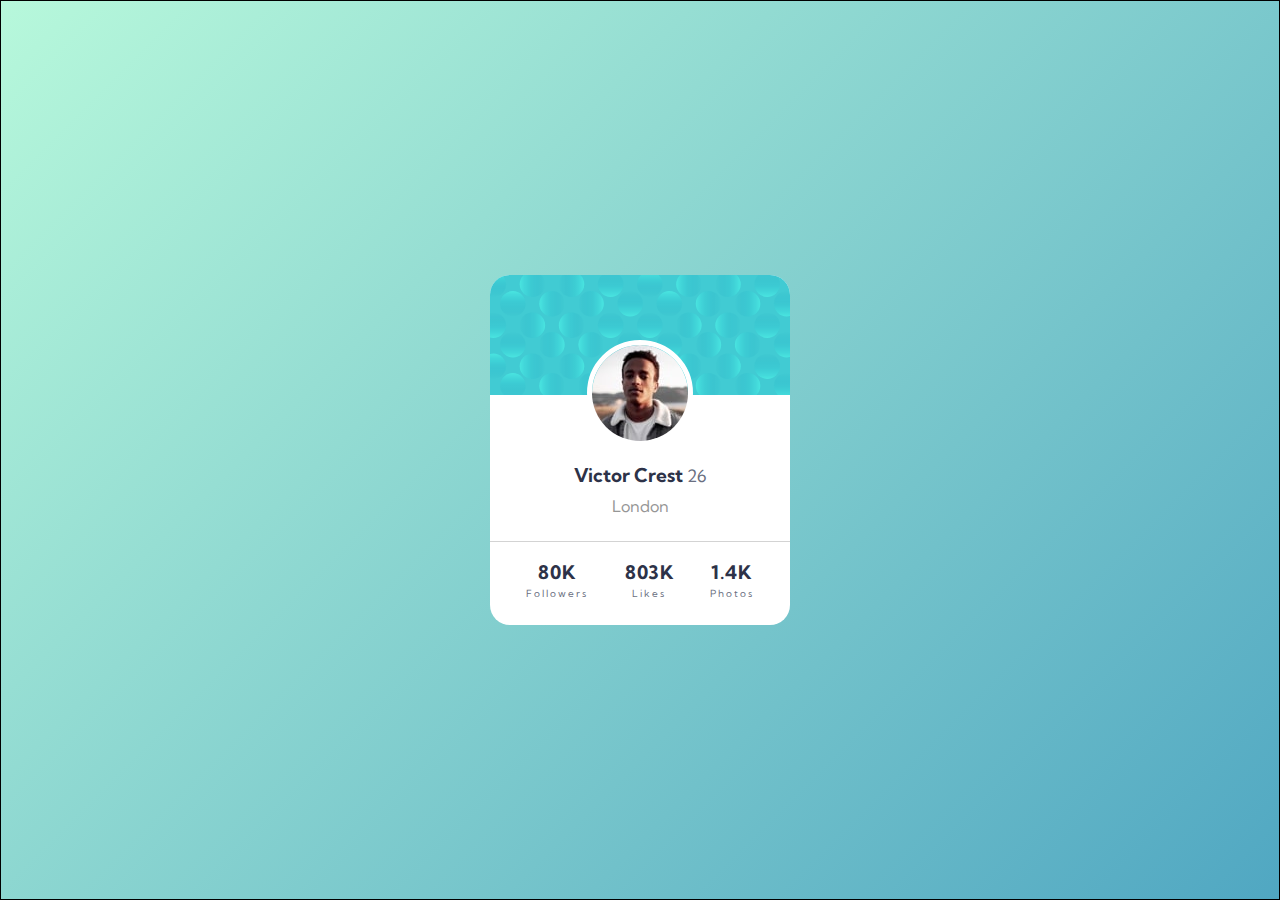
<file: 10mo Proyecto/index.html>
<!DOCTYPE html>
<html lang="en">
<head>
  <meta charset="UTF-8">
  <meta name="viewport" content="width=device-width, initial-scale=1.0"> <!-- displays site properly based on user's device -->
  <link rel="stylesheet" href="css/normalize.css">
  <link rel="stylesheet" href="css/style.css">
  <link rel="icon" type="image/png" sizes="32x32" href="./images/favicon-32x32.png">
  <link rel="preconnect" href="https://fonts.googleapis.com">
  <link rel="preconnect" href="https://fonts.gstatic.com" crossorigin>
  <link href="https://fonts.googleapis.com/css2?family=Kumbh+Sans:wght@400;700&display=swap" rel="stylesheet">    
  
  <title>Frontend Mentor | Profile card component</title>


  <style>
    .attribution { font-size: 11px; text-align: center; }
    .attribution a { color: hsl(228, 45%, 44%); }
  </style>
</head>
<body>
  <main class="contenedor">
    <div class="contenedor__box">
      <div class="contenedor__fondo">
        <img class="contenedor__card" src="images/bg-pattern-card.svg" alt="card">
      </div>
      <figure><img class="contenedor__victor" src="images/image-victor.jpg" alt="victor"></figure>
      <h2>Victor Crest<span> 26</span></h2>
      <h4>London</h4>
      <div class="contenedor__line"></div>
      <div class="contenedor__bottom">
        <h3>80K</h3>
        <p>Followers</p>
        <h3>803K</h3>
        <p>Likes</p>
        <h3>1.4K</h3>
        <p>Photos</p>
      </div>
    </div>

  </main>
  
  
  

  
  

  
  

  
  
</body>
</html>
</file>
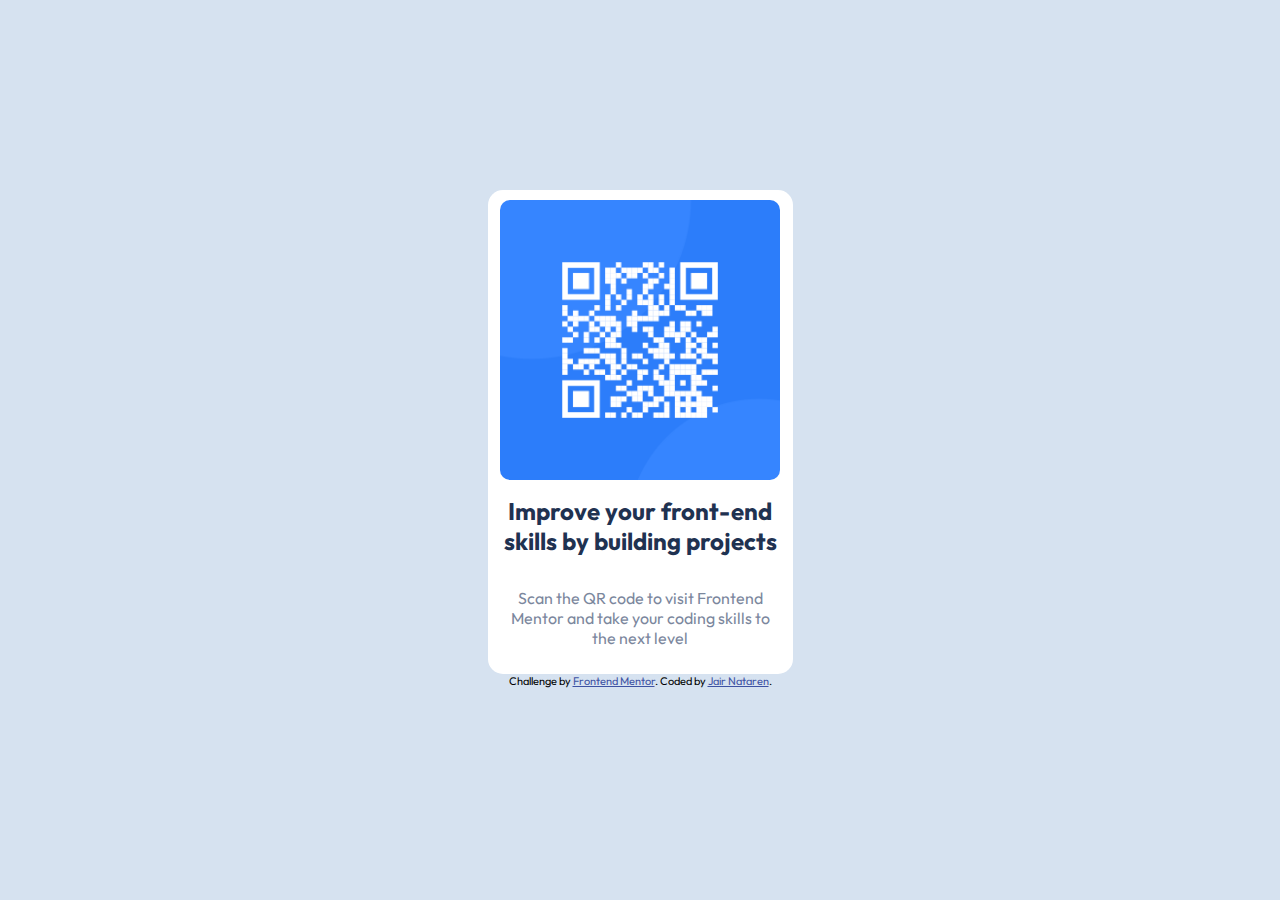
<file: 1er Proyecto Propio/index.html>
<!DOCTYPE html>
<html lang="en">
<head>
  <meta charset="UTF-8">
  <meta name="viewport" content="width=device-width, initial-scale=1.0"> <!-- displays site properly based on user's device -->

  <link rel="icon" type="image/png" sizes="32x32" href="./images/favicon-32x32.png">
  <link rel="stylesheet" href="styles.css">
  <title>Frontend Mentor | QR code component</title>
  <link rel="preconnect" href="https://fonts.googleapis.com">
<link rel="preconnect" href="https://fonts.gstatic.com" crossorigin>
<link href="https://fonts.googleapis.com/css2?family=Krub:wght@400;700&family=Outfit:wght@400;700&display=swap" rel="stylesheet">


  <!-- Feel free to remove these styles or customise in your own stylesheet 👍 -->
  <style>
    .attribution { font-size: 11px; text-align: center; }
    .attribution a { color: hsl(228, 45%, 44%); }
  </style>
</head>
<body>
  <section class="centrar">
  <main class="contenedor">
    <img src="images/image-qr-code.png"/>
  <h1>Improve your front-end<br>skills by building projects</h1>
    <p>Scan the QR code to visit Frontend<br>Mentor and take your coding skills to<br>the next level</p>
  </main>
</section>
  <div class="attribution">
    Challenge by <a href="https://www.frontendmentor.io?ref=challenge" target="_blank">Frontend Mentor</a>. 
    Coded by <a href="#">Jair Nataren</a>.
  </div>
</body>
</html>
</file>
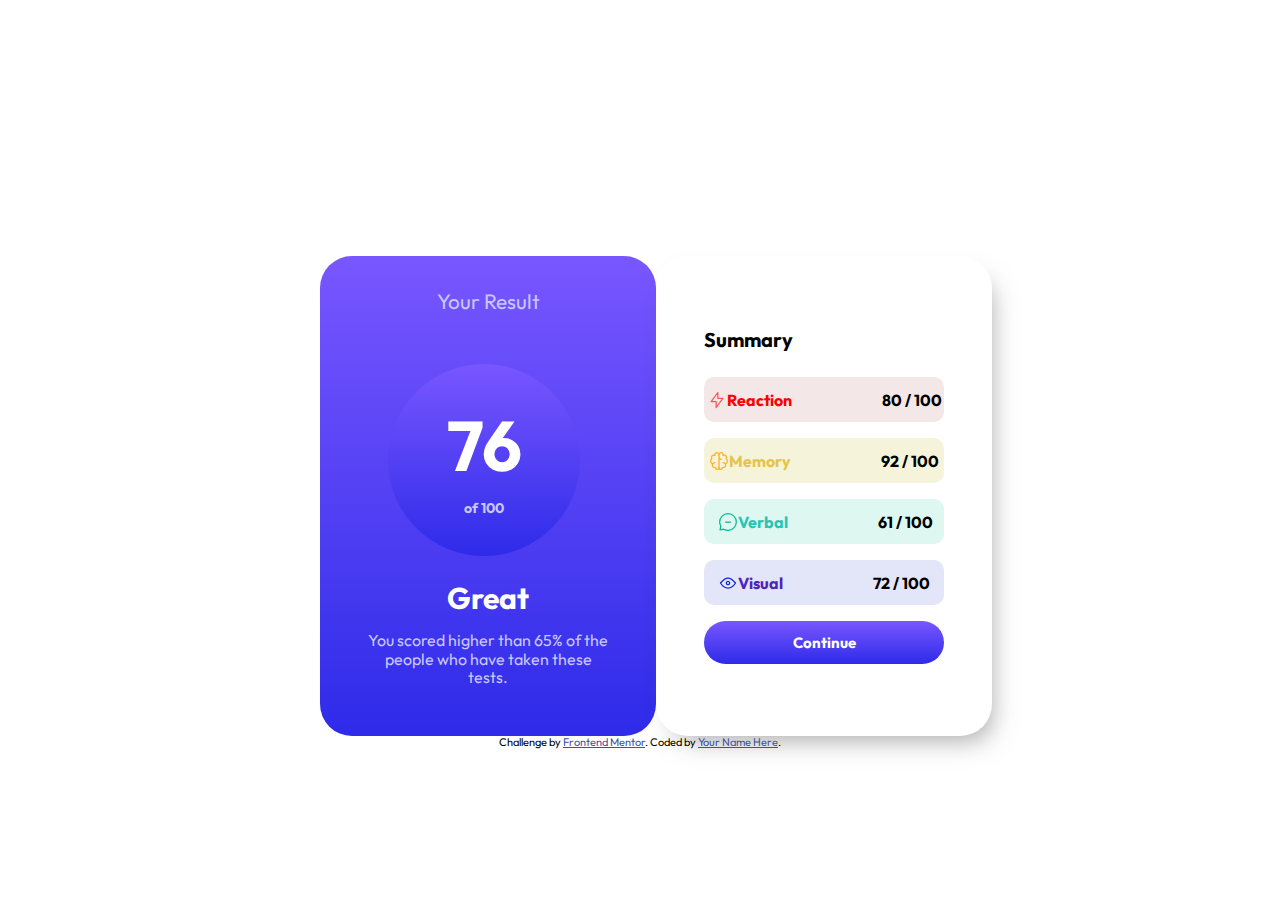
<file: 2do Proyecto Propio (TERMINADO)/index.html>
<!DOCTYPE html>
<html lang="en">
<head>
  <meta charset="UTF-8">
  <meta name="viewport" content="width=device-width, initial-scale=1.0"> <!-- displays site properly based on user's device -->
  <link rel="preconnect" href="https://fonts.googleapis.com">
<link rel="preconnect" href="https://fonts.gstatic.com" crossorigin>
<link href="https://fonts.googleapis.com/css2?family=Hanken+Grotesk:wght@500;700;800&family=Krub:wght@400;700&family=Outfit:wght@400;700&display=swap" rel="stylesheet">
<link rel="stylesheet" href="normalize.css">

  <link rel="icon" type="image/png" sizes="32x32" href="./assets/images/favicon-32x32.png">
  <link rel="stylesheet" href="styles.css">
  
  <title>Frontend Mentor | Results summary component</title>

  <style>
    .attribution { font-size: 11px; text-align: center; }
    .attribution a { color: hsl(228, 45%, 44%); }
  </style>
</head>
<body>
<main>
   <section class="contenedor1">
    <div><span>Your Result</span> </div>
    <div class="circulo">
      <h1>76<br><p>of 100</p></h1>
    </div>
    
    <div class="mensaje">
      <h3>Great</h3>
      <p>You scored higher than 65% of the people who have taken these tests.</p> 
    </div>  
   </section>
  <section class="contenedor2">
    <div><span>Summary</span></div>
  <div class="elementos">

  <h3><image src="./assets/images/icon-reaction.svg"></image>Reaction 
    <span class="numeros">80 / 100</span></h3>

  <h3><image src="./assets/images/icon-memory.svg"></image>Memory
    <span class="numeros"> 92 / 100</span></h3>

  <h3><image src="./assets/images/icon-verbal.svg"></image>Verbal
    <span class="numeros"> 61 / 100</span></h3>

  <h3><image src="./assets/images/icon-visual.svg"></image>Visual
    <span class="numeros"> 72 / 100</span></h3>
  
  </div>
<div class="boton"><h2><a>Continue</a></h2></div>
  
</section>
</main>
  
  <div class="attribution">
    Challenge by <a href="https://www.frontendmentor.io?ref=challenge" target="_blank">Frontend Mentor</a>. 
    Coded by <a href="#">Your Name Here</a>.
  </div>
</body>
</html>
</file>
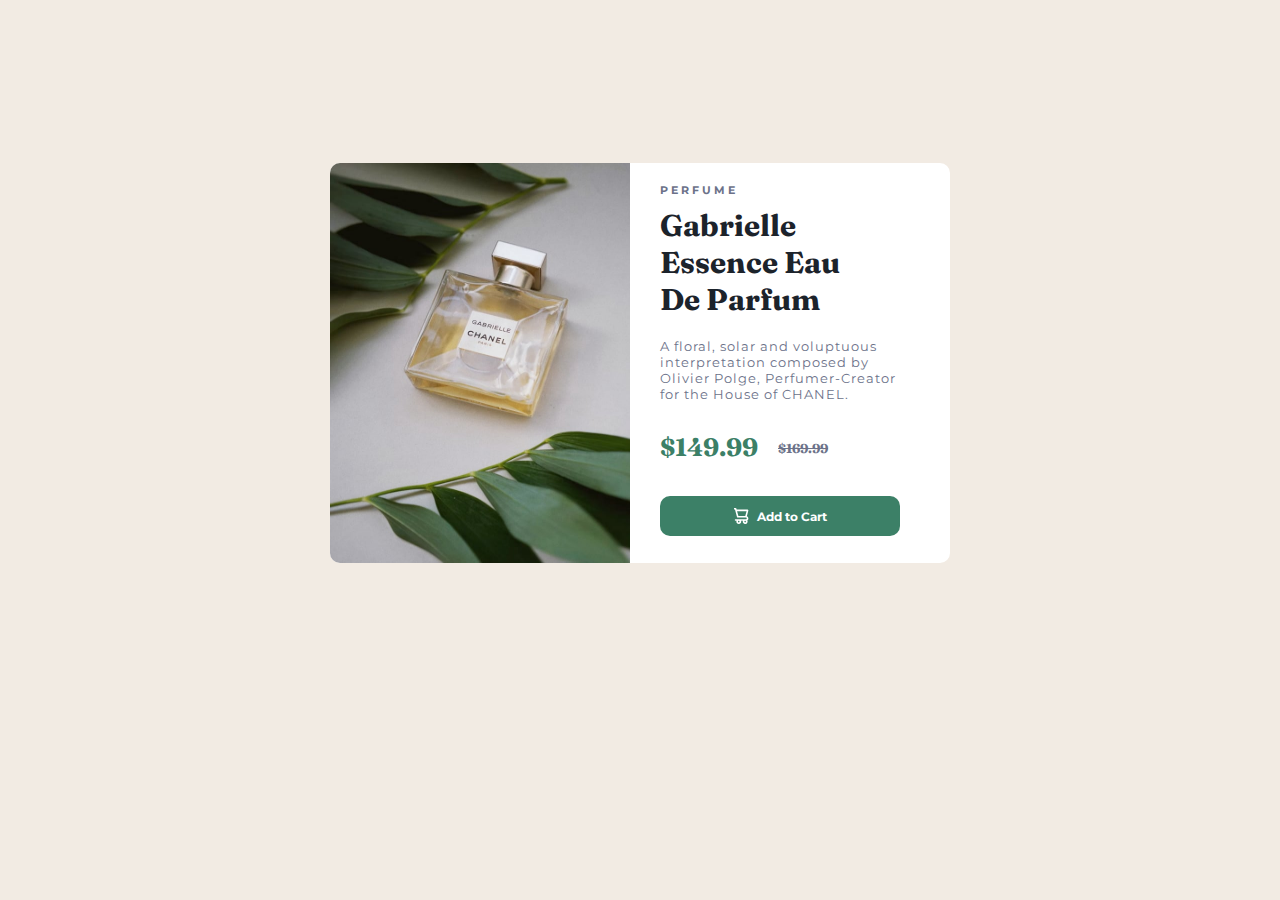
<file: 3er Proyecto Propio (TERMINADO)/index.html>
<!DOCTYPE html>
<html lang="en">
<head>
  <meta charset="UTF-8">
  <meta name="viewport" content="width=device-width, initial-scale=1.0"> <!-- displays site properly based on user's device -->
  <link rel="preconnect" href="https://fonts.googleapis.com">
  <link rel="preconnect" href="https://fonts.gstatic.com" crossorigin>
  <link href="https://fonts.googleapis.com/css2?family=Fraunces:opsz,wght@9..144,700&family=Montserrat:wght@500;700&display=swap" rel="stylesheet">

  <link rel="icon" type="image/png" sizes="32x32" href="./images/favicon-32x32.png">
  
  <title>Frontend Mentor | Product preview card component</title>
  <link rel="stylesheet" href="styles.css">

  <!-- Feel free to remove these styles or customise in your own stylesheet 👍 -->
  <style>
    .attribution { font-size: 11px; text-align: center; }
    .attribution a { color: hsl(228, 45%, 44%); }
  </style>
</head>
<body>
  <main>
    <section class="contenedor">
      <div class="producto">
        <img src="images/image-product-desktop.jpg" alt="Imagen de perfume">
      </div>
      
      <div class="seccion">
          <h2>Perfume</h2>

          <h1>Gabrielle<br>Essence Eau<br>De Parfum</h1>

          <p>A floral, solar and voluptuous interpretation composed by Olivier Polge, 
           Perfumer-Creator for the House of CHANEL.</p>

          <h3>$149.99<span>$169.99</span></h3>
            

          <div class="carrito">
            <svg width="15" height="16" xmlns="http://www.w3.org/2000/svg"><path d="M14.383 10.388a2.397 2.397 0 0 0-1.518-2.222l1.494-5.593a.8.8 0 0 0-.144-.695.8.8 0 0 0-.631-.28H2.637L2.373.591A.8.8 0 0 0 1.598 0H0v1.598h.983l1.982 7.4a.8.8 0 0 0 .799.59h8.222a.8.8 0 0 1 0 1.599H1.598a.8.8 0 1 0 0 1.598h.943a2.397 2.397 0 1 0 4.507 0h1.885a2.397 2.397 0 1 0 4.331-.376 2.397 2.397 0 0 0 1.12-2.021ZM11.26 7.99H4.395L3.068 3.196h9.477L11.26 7.991Zm-6.465 6.392a.8.8 0 1 1 0-1.598.8.8 0 0 1 0 1.598Zm6.393 0a.8.8 0 1 1 0-1.598.8.8 0 0 1 0 1.598Z" fill="#FFF"/></svg>
            <h4>Add to Cart</h4>
          </div>
          
    
      </div>
    
    </section>
  </main>
  </div>
</body>
</html>
</file>
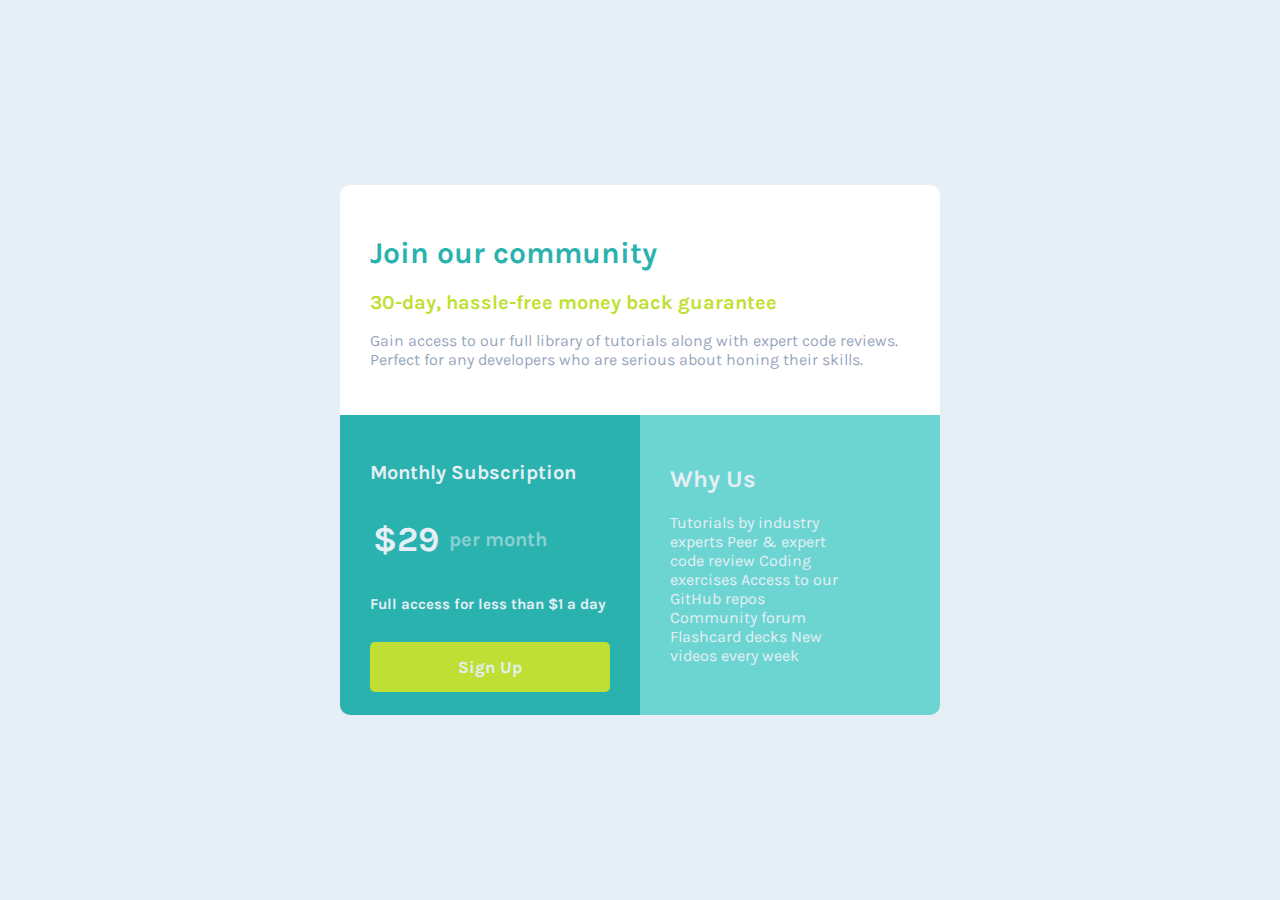
<file: 4to Proyecto Propio/index.html>
<!DOCTYPE html>
<html lang="en">
<head>
  <meta charset="UTF-8">
  <meta name="viewport" content="width=device-width, initial-scale=1.0"> <!-- displays site properly based on user's device -->

  <link rel="icon" type="image/png" sizes="32x32" href="./images/favicon-32x32.png">
  <link rel="stylesheet" href="https://fonts.googleapis.com/css2?family=Karla:wght@400;700&display=swap">
  <title>Frontend Mentor | Single Price Grid Component</title>
  <link rel="stylesheet" href="styles.css">

  <!-- Feel free to remove these styles or customise in your own stylesheet 👍 -->
  <style>
    .attribution { font-size: 11px; text-align: center; }
    .attribution a { color: hsl(228, 45%, 44%); }
  </style>
</head>
<body>
  <main>
    <div class="contenedor-arriba">
      <h1>Join our community</h1>

      <h2>30-day, hassle-free money back guarantee</h2>

      <p>Gain access to our full library of tutorials along with expert code reviews. 
      Perfect for any developers who are serious about honing their skills.</p>
    </div>

  <div class="contenedor-abajo">  
    <div class="contenedor1">
      <h2>Monthly Subscription</h2>

      <h3>$29<span>per month</span></h3>

      <h4>Full access for less than $1 a day</h4> 

      <h5>Sign Up</h5>
    </div>

    <div class="contenedor2">
        <h2>Why Us</h2>

        <p class="left">Tutorials by industry experts
        Peer &amp; expert code review
        Coding exercises
        Access to our GitHub repos
        Community forum
        Flashcard decks
        New videos every week</p>
    </div>
  </div>  
    

  

  
  </main>
</body>
</html>
</file>
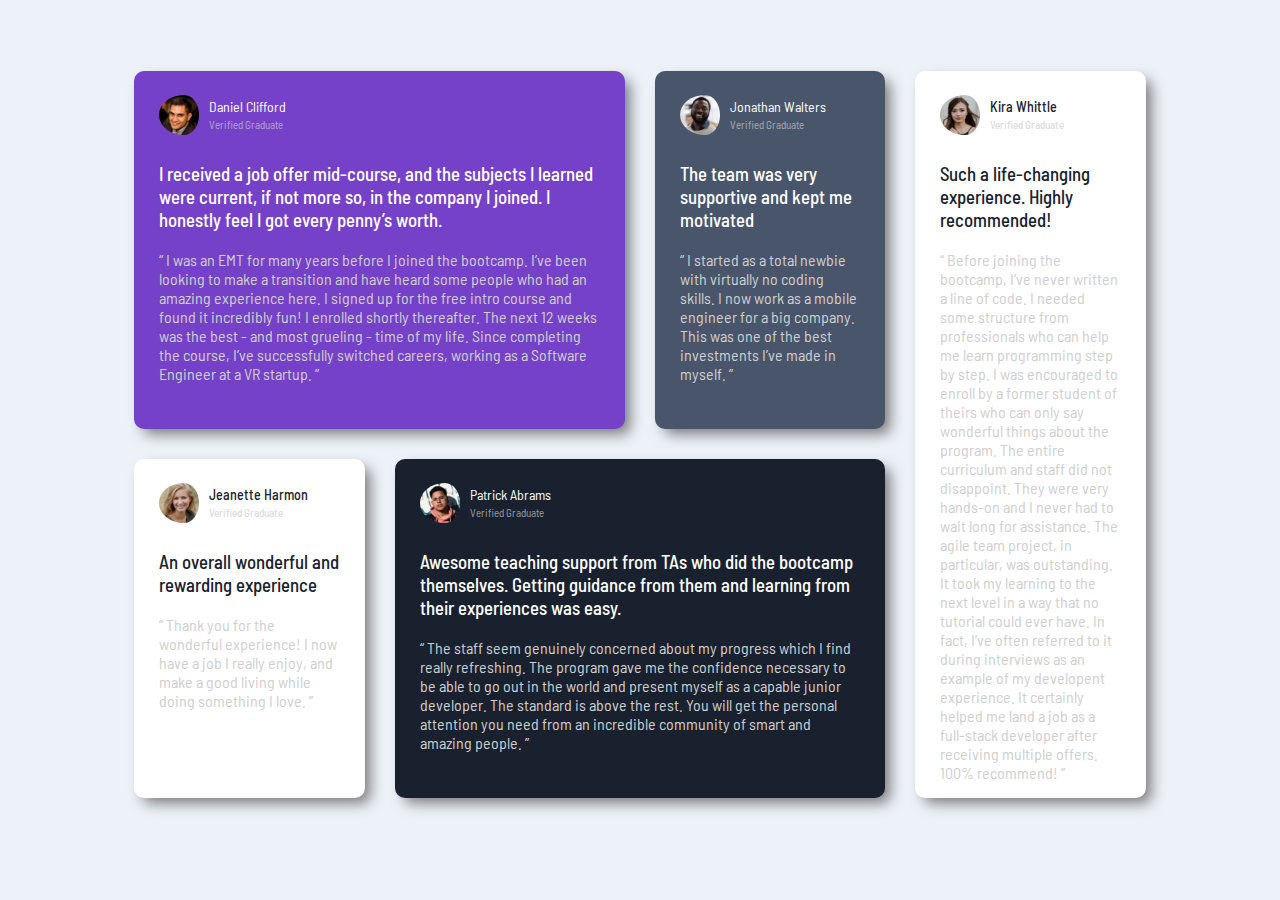
<file: 5to Proyecto Propio (TERMINADO)/index.html>
<!DOCTYPE html>
<html lang="en">
<head>
  <meta charset="UTF-8">
  <meta name="viewport" content="width=device-width, initial-scale=1.0"> <!-- displays site properly based on user's device -->
  <link rel="stylesheet" type="text/css" href="styles.css">
  <link rel="icon" type="image/png" sizes="32x32" href="./images/favicon-32x32.png">
  <link rel="stylesheet" href="https://fonts.googleapis.com/css2?family=Barlow+Semi+Condensed:wght@400;500;600&display=swap">

  
  <title>Frontend Mentor | [Challenge Name Here]</title>

  <!-- Feel free to remove these styles or customise in your own stylesheet 👍 -->
  <style>
    .attribution { font-size: 11px; text-align: center; }
    .attribution a { color: hsl(228, 45%, 44%); }
  </style>
</head>
<body>
  <div class="grid-layout">
    <div class="caja c1">
      <div class="foto">
        <img src="images/image-daniel.jpg" alt="danielpics">
        <h2>Daniel Clifford<br><span>Verified Graduate</span> </h2>
      </div>
      

      <h3>I received a job offer mid-course, and the subjects I learned were current, if not more so, 
      in the company I joined. I honestly feel I got every penny’s worth.</h3>

      <p>“ I was an EMT for many years before I joined the bootcamp. I’ve been looking to make a 
      transition and have heard some people who had an amazing experience here. I signed up 
      for the free intro course and found it incredibly fun! I enrolled shortly thereafter. 
      The next 12 weeks was the best - and most grueling - time of my life. Since completing 
      the course, I’ve successfully switched careers, working as a Software Engineer at a VR startup. ”</p>
    </div>

    <div class="caja c2">
      <div class="foto">
        <img src="images/image-jonathan.jpg" alt="jonathanpic">
      <h2>Jonathan Walters<br><span>Verified Graduate</span>  </h2>
      </div>

      <h3>The team was very supportive and kept me motivated</h3>

      <p>“ I started as a total newbie with virtually no coding skills. I now work as a mobile engineer 
      for a big company. This was one of the best investments I’ve made in myself. ”</p>
    </div>

    <div class="caja c3">
      <div class="foto">
        <img src="images/image-jeanette.jpg" alt="jeanette">
      <h2>Jeanette Harmon<br><span>Verified Graduate</span> </h2>
      </div>

      <h3 class="azul">An overall wonderful and rewarding experience</h3>

      <p>“ Thank you for the wonderful experience! I now have a job I really enjoy, and make a good living 
      while doing something I love. ”</p>
    </div>
      
    <div class="caja c4">
      <div class="foto">
        <img src="images/image-patrick.jpg" alt="patrick">
      <h2>Patrick Abrams<br><span>Verified Graduate</span> </h2>
      </div>

      <h3>Awesome teaching support from TAs who did the bootcamp themselves. Getting guidance from them and 
      learning from their experiences was easy.</h3>

      <p>“ The staff seem genuinely concerned about my progress which I find really refreshing. The program 
      gave me the confidence necessary to be able to go out in the world and present myself as a capable 
      junior developer. The standard is above the rest. You will get the personal attention you need from 
      an incredible community of smart and amazing people. ”</p>
    </div>
    
    <div class="caja c5">
      <div class="foto">
        <img src="images/image-kira.jpg" alt="kira">
      <h2>Kira Whittle<br><span>Verified Graduate</span> </h2>
      </div>
    
      <h3 class="azul">Such a life-changing experience. Highly recommended!</h3>
    
      <p>“ Before joining the bootcamp, I’ve never written a line of code. I needed some structure from 
      professionals who can help me learn programming step by step. I was encouraged to enroll by a former 
      student of theirs who can only say wonderful things about the program. The entire curriculum and staff 
      did not disappoint. They were very hands-on and I never had to wait long for assistance. The agile team 
      project, in particular, was outstanding. It took my learning to the next level in a way that no tutorial 
      could ever have. In fact, I’ve often referred to it during interviews as an example of my developent 
      experience. It certainly helped me land a job as a full-stack developer after receiving multiple offers. 
      100% recommend! ”</p>
    </div>

</div>
  
</body>
</html>
</file>
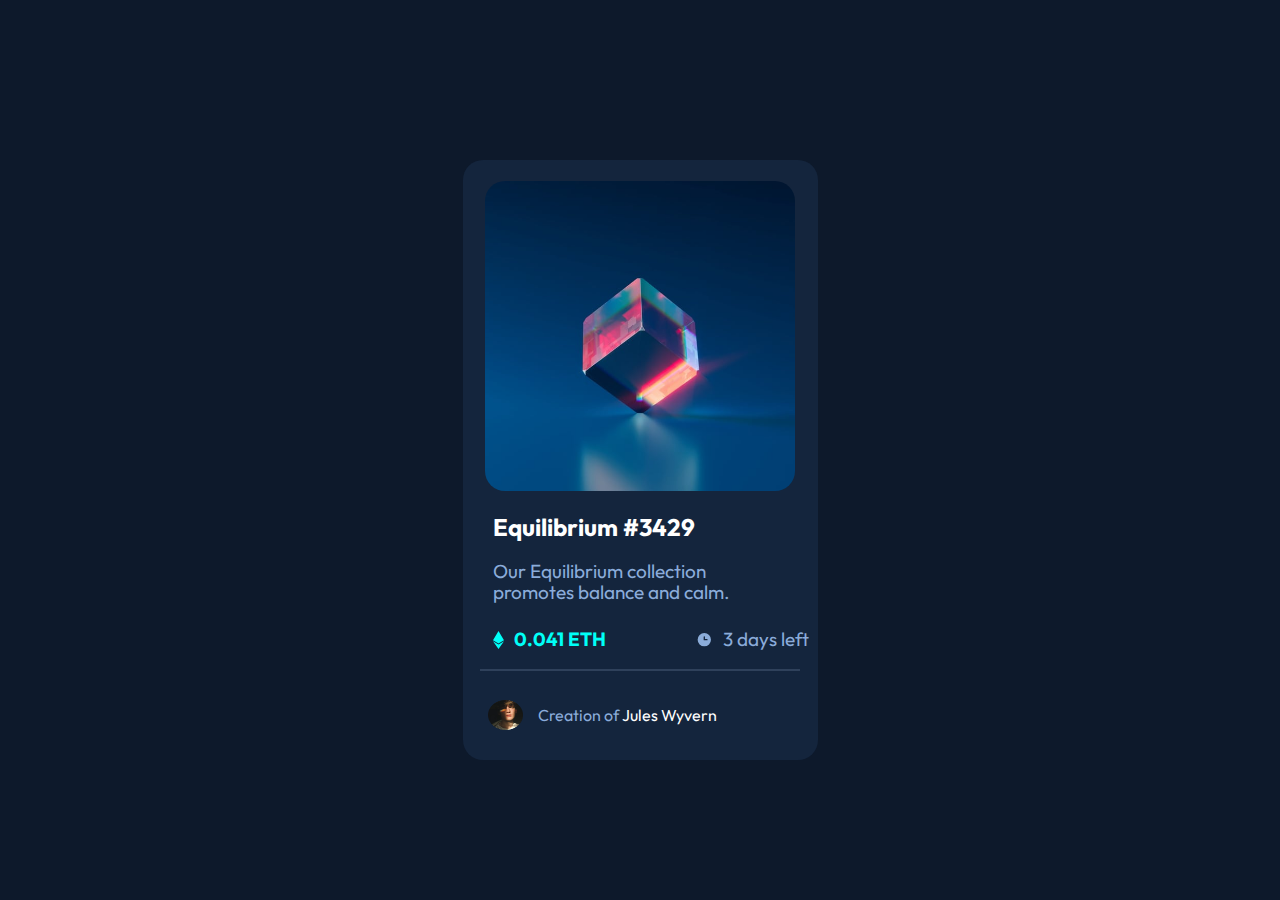
<file: 6to Proyecto Propio (TERMINADO)/index.html>
<!DOCTYPE html>
<html lang="en">
<head>
  <meta charset="UTF-8">
  <meta name="viewport" content="width=device-width, initial-scale=1.0"> <!-- displays site properly based on user's device -->

  <link rel="icon" type="image/png" sizes="32x32" href="./images/favicon-32x32.png">
  <link rel="stylesheet" href="styles.css">
  <link rel="stylesheet" href="https://fonts.googleapis.com/css2?family=Outfit:wght@400;700&display=swap">
  <link rel="stylesheet" href="normalize.css">
  <title>Frontend Mentor | NFT preview card component</title>

  <!-- Feel free to remove these styles or customize in your own stylesheet 👍 -->
  <style>
    .attribution { font-size: 11px; text-align: center; }
    .attribution a { color: hsl(228, 45%, 44%); }
  </style>
</head>
<body>
  <main>
    <div class="contenedor">

      <div class="separador">
        <img class="contenedor__imagen" src="images/image-equilibrium.jpg" alt="eth image"></div>
        <h1 class="contenedor__nombre">Equilibrium #3429</h1>
        <p class="contenedor__informacion">Our Equilibrium collection promotes balance and calm.</p>
        
        <h2 class="contenedor__cantidad"><img class="contenedor__imagen2" src="images/icon-ethereum.svg" alt="icon">0.041 ETH
        <h3 class="contenedor__tiempo"> <img class="time-icon" src="images/icon-clock.svg" alt=""> 3 days left</h3>       
        </h2>    
        <div class="linea"></div>

        <div class="last">
          <img class="contenedor__imagen3" src="images/image-avatar.png" alt="avatar">
          <h4 class="contenedor__creador">Creation of <span>Jules Wyvern</span></h4></div>
        
    </div>    
  </main>
</body>
</html>
</file>
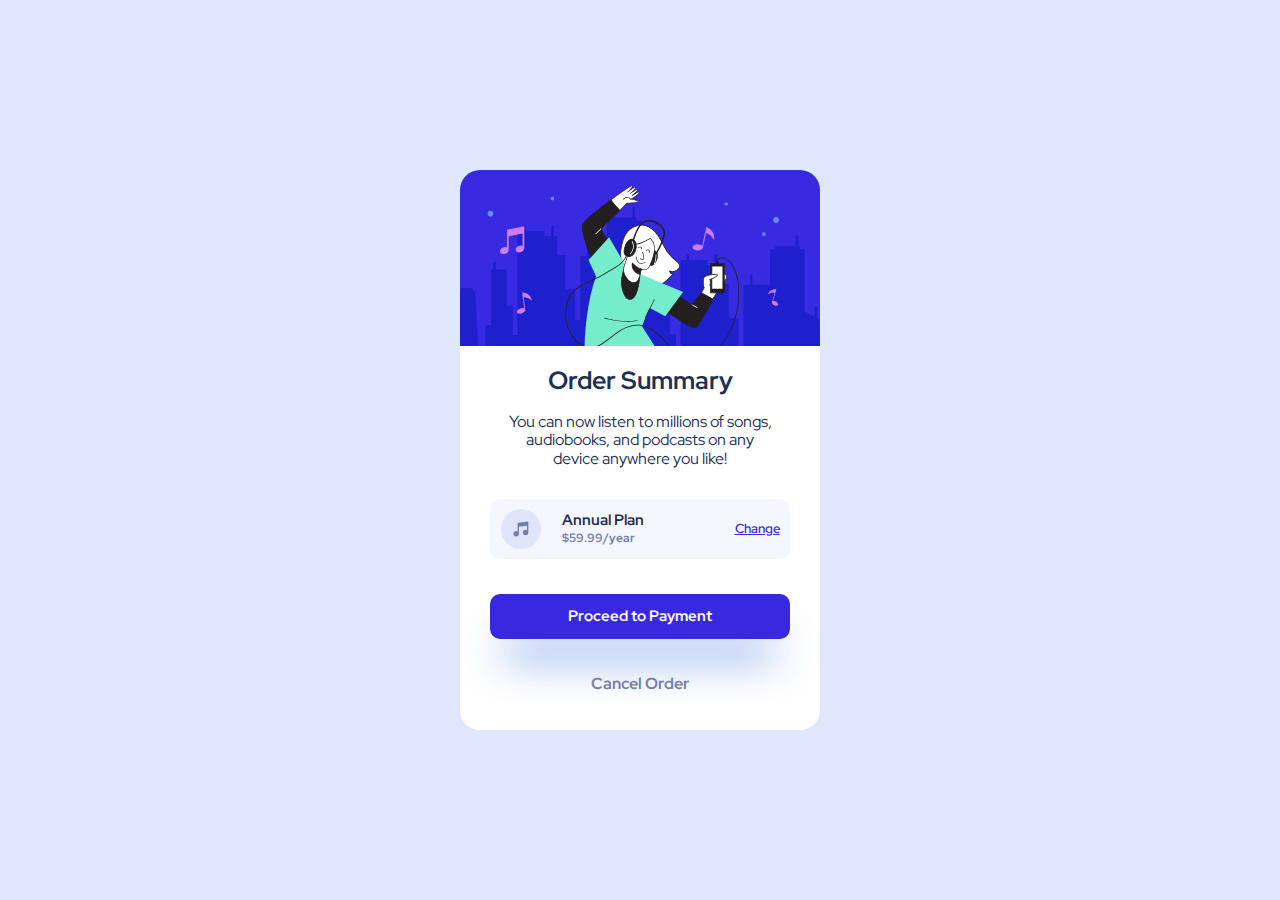
<file: 7mo Proyecto Propio/index.html>
<!DOCTYPE html>
<html lang="en">
<head>
  <meta charset="UTF-8">
  <meta name="viewport" content="width=device-width, initial-scale=1.0"> <!-- displays site properly based on user's device -->
  <link rel="stylesheet" href="https://fonts.googleapis.com/css2?family=Red+Hat+Display:wght@400;500;700&display=swap">
  <link rel="icon" type="image/png" sizes="32x32" href="./images/favicon-32x32.png">
  <link rel="stylesheet" href="styles.css">
  <link rel="stylesheet" href="normalize.css">
  <title>Frontend Mentor | Order summary card</title>

  
  <style>
    .attribution { font-size: 11px; text-align: center; }
    .attribution a { color: hsl(228, 45%, 44%); }
  </style>
</head>
<body>
  <div class="contenedor">

    <div class="contenedor__imagen">
      <img src="images/illustration-hero.svg" alt="icon">
    </div>

    <div class="contenedor__texto">
      <h1>Order Summary</h1>
      <p>You can now listen to millions of songs, audiobooks, and podcasts on any 
      device anywhere you like!</p>
    </div>
      
    <div class="contenedor__plan">
      <img src="images/icon-music.svg" alt="icon">
      <h2>Annual Plan<br>
       <span>$59.99/year</span>
      </h2>
      
      <a href="#">Change</a>
    </div>

    <div class="contenedor__boton">
      <h4>Proceed to Payment</h4>
    </div>  
    <div class="contenedor__foooter"> <h5>Cancel Order</h5> </div>
 
  </div>
</body>
</html>
</file>
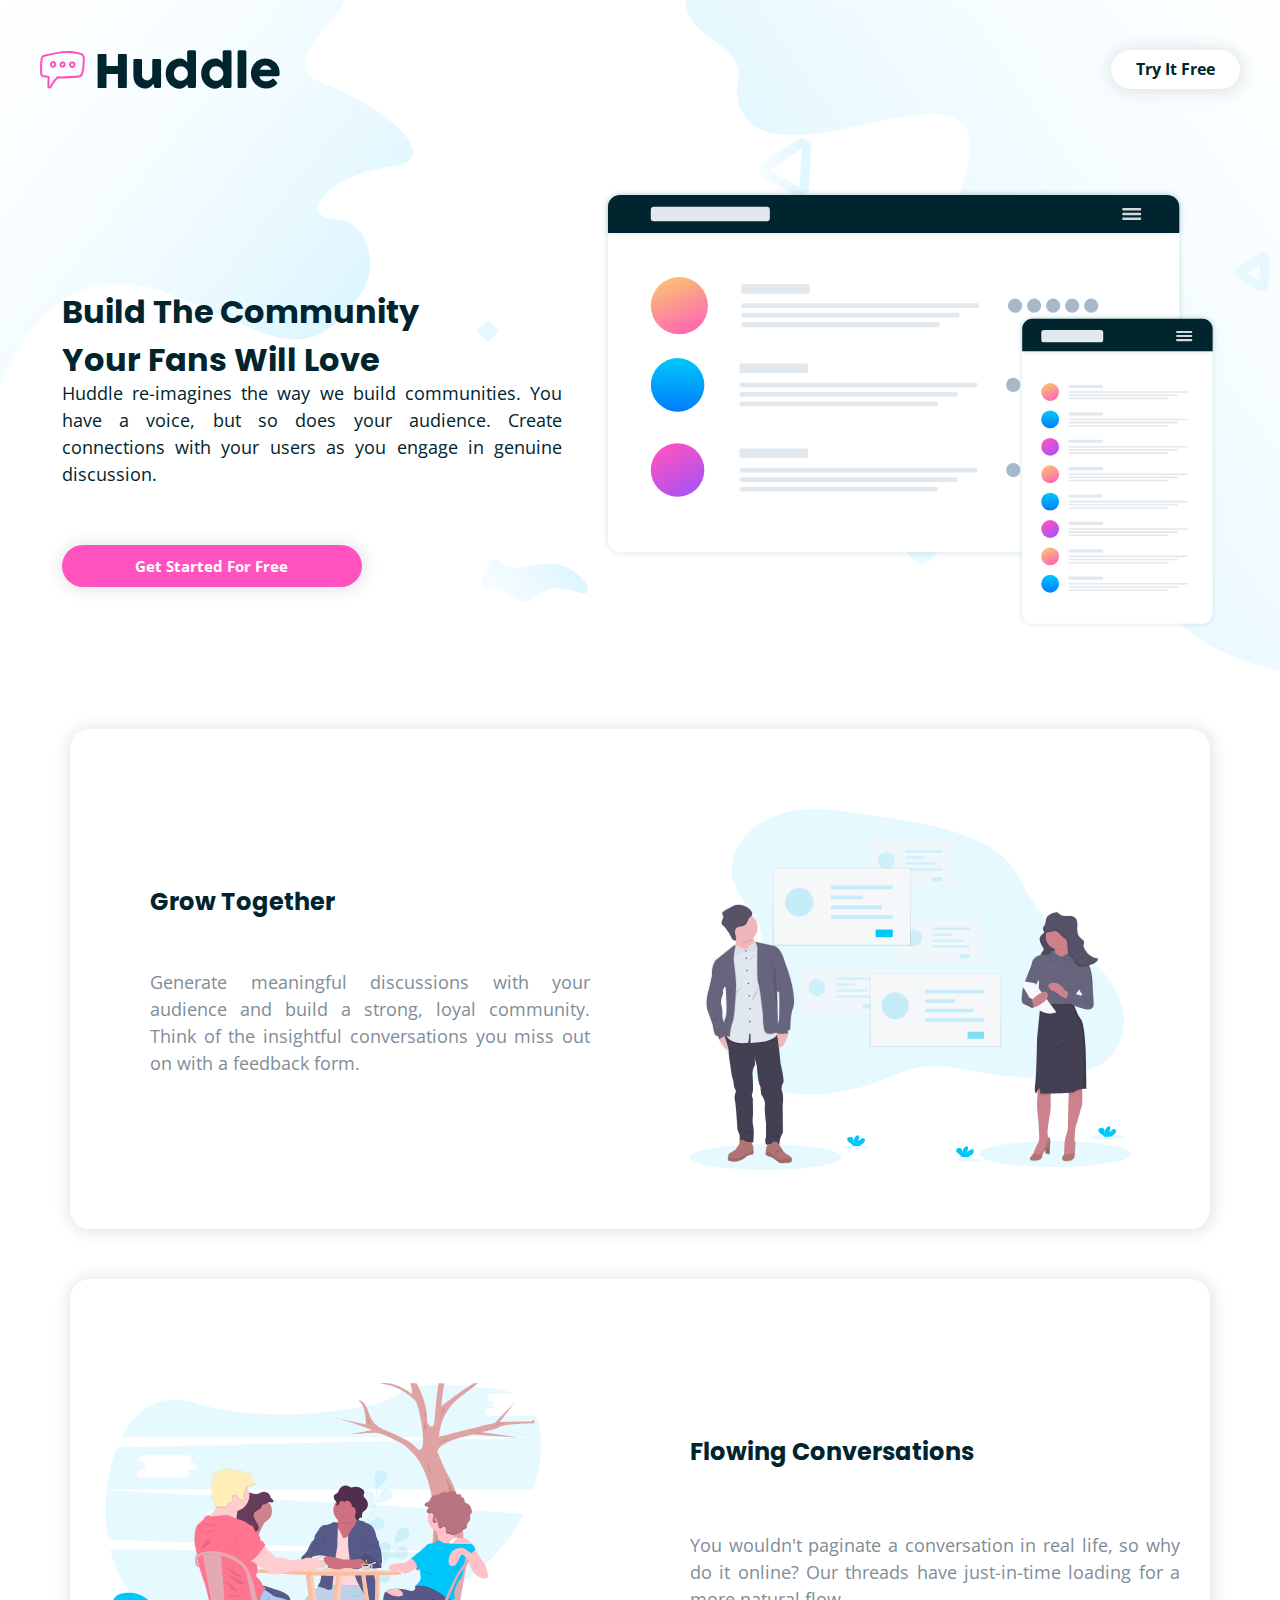
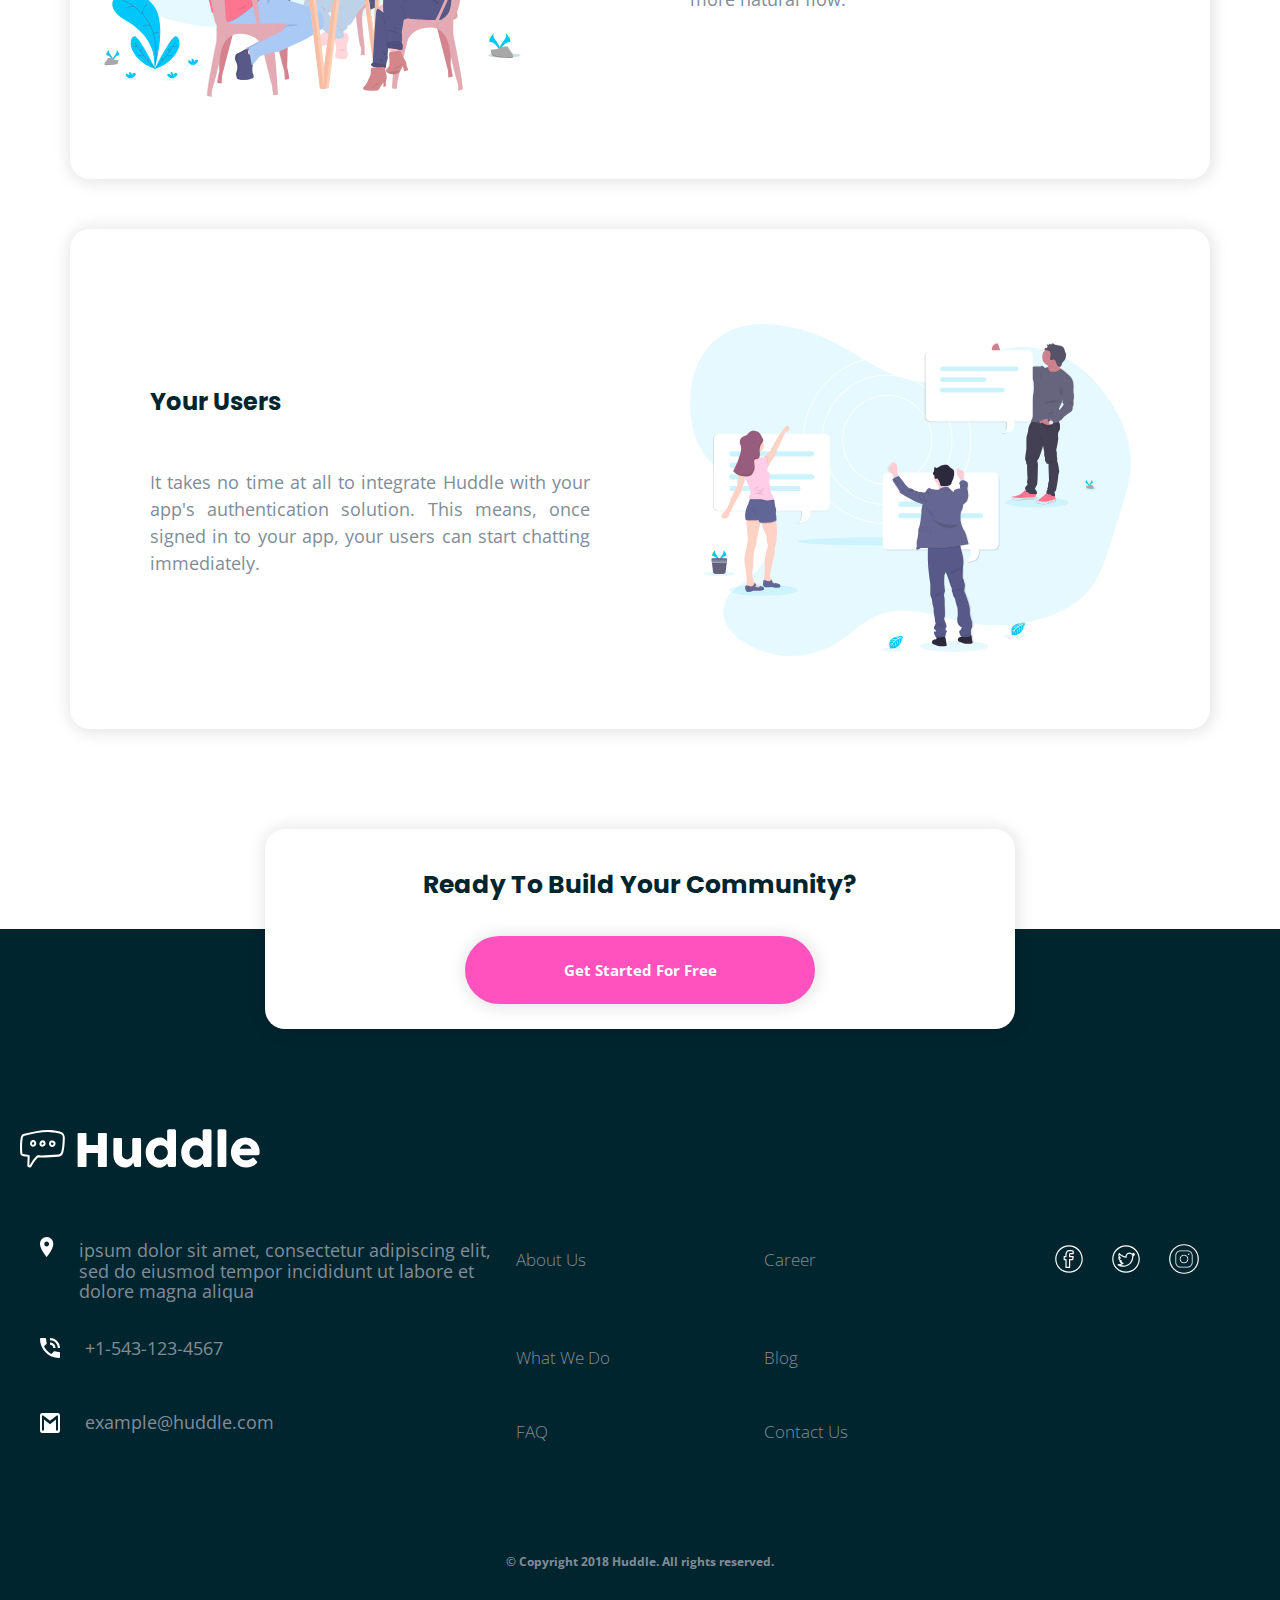
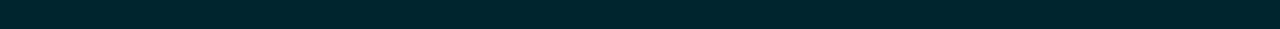
<file: 8vo Proyecto Propio/index.html>
<!DOCTYPE html>
<html lang="en">
<head>
  <meta charset="UTF-8">
  <meta name="viewport" content="width=device-width, initial-scale=1.0"> <!-- displays site properly based on user's device -->

  <link rel="icon" type="image/png" sizes="32x32" href="./images/favicon-32x32.png">
  <link rel="stylesheet" href="css/normalize.css">
  <link rel="stylesheet" href="css/styles.css">
  <title>Frontend Mentor | Huddle landing page with alternating feature blocks</title>

  <!-- Feel free to remove these styles or customise in your own stylesheet 👍 -->
  <style>
    .attribution { font-size: 11px; text-align: center; }
    .attribution a { color: hsl(228, 45%, 44%); }
  </style>
</head>
<body>
  <header class="header">
    <div class="barra">
      <img class="barra__imagen" src="images/logo.svg" alt="logo">
        <a class="primer-boton" href="#">Try It Free</a>
    </div>

    <div class="principal contenedor1">
      <h1>Build The Community<br> Your Fans Will Love</h1>
      <p> Huddle re-imagines the way we build communities. You have a voice, but so does your audience. 
      Create connections with your users as you engage in genuine discussion. </p>
      <a class="primer-boton primer-boton--rose" href="#"> Get Started For Free</a>
      <img class="mockup" src="images/illustration-mockups.svg" alt="fondo">
    </div>
    

  </header>
  <main class="contenedor2">
    <div class="contenedor__principal contenedor__principal--derecha">
      <img src="images/illustration-grow-together.svg" alt="imagen">
      <h2>Grow Together</h2>
      <p>Generate meaningful discussions with your audience and build a strong, loyal community. 
       Think of the insightful conversations you miss out on with a feedback form. </p>
    </div>
    <div class="contenedor__principal contenedor__principal--izquierda">
      <img src="images/illustration-flowing-conversation.svg" alt="imagen">
      <h2>Flowing Conversations</h2>
      <p>You wouldn't paginate a conversation in real life, so why do it online? Our threads 
        have just-in-time loading for a more natural flow.</p>
    </div>
    <div class="contenedor__principal contenedor__principal--derecha">
      <img src="images/illustration-your-users.svg" alt="imagen">
      <h2>Your Users</h2>
      <p>It takes no time at all to integrate Huddle with your app's authentication solution. 
        This means, once signed in to your app, your users can start chatting immediately. </p>
    </div>
    


  </main>

  <footer class="footer">
    <div class="footer__contenedor">

      <div class="contenedor__principal contenedor__principal--float">
        <h2>Ready To Build Your Community?</h2>
        
        <a class="primer-boton primer-boton--rose segundo-boton" href="#">Get Started For Free</a>
      </div>

      
      <svg width="240" height="39" xmlns="http://www.w3.org/2000/svg"><g fill-rule="nonzero" fill="none"><path d="M27.967.879C20.242.875 12.182 2.615 4.047 4.872c-1.033.208-2.041.884-2.574 1.72C.983 7.38.805 8.171.652 9c-.79 4.428-.694 8.776-.53 13.594.036 1.103.2 2.41.715 3.205.538.803 1.46 1.313 2.561 1.48a95.99 95.99 0 0 0 4.232.525l-.312 8.698c-.048.692.29 1.267.71 1.598.376.286.795.413 1.225.445.86.065 1.869-.303 2.37-1.257 2.195-4.224 3.572-6.089 6.317-8.895 7.158.176 13.407-.222 20.482-.745 2.501-.065 4.218-2.11 4.672-3.743 1.357-4.232 1.568-9.456 1.712-14.737.061-2.093-.665-4.148-1.95-5.234-1.222-.991-2.702-1.35-4.058-1.718C35.031 1.363 31.263.905 27.967.879zm10.29 3.31c1.358.369 2.555.724 3.31 1.337 1.26 1.339 1.218 2.23 1.2 3.675-.142 5.122-.388 10.093-1.544 13.86-.498 1.405-1.366 2.405-3.006 2.556-7.208.533-13.462.945-20.707.739a1.032 1.032 0 0 0-.763.302c-3.044 3.074-4.601 5.21-6.921 9.676-.054.102-.171.164-.315.175-.097-.005-.136-.08-.142-.148l.314-9.432c.019-.509-.401-.995-.907-1.05a95.48 95.48 0 0 1-5.06-.62c-.726-.111-.994-.31-1.193-.606-.346-.825-.338-1.335-.365-2.128-.162-4.775-.242-8.948.491-13.1.068-.614.298-1.242.542-1.767.404-.632 1.023-.725 1.644-.897 7.956-2.197 15.74-3.84 23.068-3.845 3.592.13 7.364.49 10.354 1.273zm-27.479 8.09c-1.096 1.313-.987 3.096-.14 4.29.442.625 1.132 1.128 1.972 1.242 1.091.09 1.783-.352 2.53-.86 1.353-1.176 1.49-3.228.461-4.71-.524-.755-1.362-1.208-2.218-1.24-1.172.012-1.968.535-2.605 1.277zm11.856-1.072c-1.092.035-1.975.791-2.514 1.607-.617.933-.977 2.101-.478 3.246.96 2.203 4.277 2.176 5.6-.063.61-1.032.454-2.205 0-3.056-.452-.85-1.136-1.543-2.131-1.702a2.494 2.494 0 0 0-.477-.032zm9.625.207c-.34-.008-.69.024-1.018.111-1.312.35-2.429 1.704-2.26 3.437.086.872.487 1.722 1.21 2.308.723.585 1.773.847 2.88.62 1.272-.26 2.06-1.285 2.323-2.275.263-.99.197-1.999-.414-2.817a3.47 3.47 0 0 0-2.72-1.384zm-18.965 1.623c.245.002.438.08.637.366.445.642.321 1.615-.128 2.005-.447.39-.726.424-.922.398-.196-.027-.395-.162-.573-.414-.34-.48-.44-1.256.007-1.81.238-.316.675-.513.98-.545zm9.483.223c.038.006.464.253.668.636.204.383.242.739.048 1.066-.577.976-1.804.712-1.99.287-.07-.162-.017-.813.32-1.32.335-.509.757-.7.954-.67zm10.564.748c.062.083.213.64.096 1.082-.118.442-.31.715-.78.811-.602.124-.94 0-1.193-.207-.254-.205-.425-.552-.462-.923-.09-.92.24-1.133.764-1.273.61-.15 1.3.112 1.575.51z" fill="#FFFFFF"/><path d="M57.61 4.996c.016-.26.111-.494.287-.701a.875.875 0 0 1 .701-.31h6.826c.23 0 .467.096.712.287a.883.883 0 0 1 .368.724v10.893h11.421V4.996c0-.276.096-.513.287-.712.192-.2.44-.3.747-.3h6.734c.306 0 .574.077.804.23.23.154.345.399.345.736V37.1c0 .337-.1.59-.3.758-.198.169-.459.253-.78.253h-6.803c-.306 0-.555-.084-.747-.253-.191-.168-.287-.42-.287-.758V24.047H66.504V37.1c0 .322-.104.57-.31.747-.207.176-.487.264-.84.264h-6.756c-.643 0-.972-.299-.988-.896V4.996zm62.875 32.725c-.199.168-.41.275-.632.321a3.123 3.123 0 0 1-.631.07h-3.47c-.276 0-.514-.05-.713-.15-.2-.1-.368-.234-.506-.402a2.384 2.384 0 0 1-.344-.575 4.884 4.884 0 0 1-.23-.666l-.712-2.942c-.23.475-.563 1.015-1 1.62a8.495 8.495 0 0 1-1.666 1.7c-.674.53-1.479.974-2.413 1.334-.935.36-2.007.54-3.218.54-1.746 0-3.332-.337-4.757-1.011a10.904 10.904 0 0 1-3.642-2.758c-1.003-1.164-1.781-2.524-2.332-4.08-.552-1.554-.828-3.213-.828-4.974V10.695c0-.582.127-1.022.38-1.321.252-.299.654-.448 1.206-.448h5.308c.66 0 1.111.11 1.356.333.245.222.368.655.368 1.298v14.96c0 .66.15 1.284.448 1.874.299.59.693 1.11 1.184 1.562.49.452 1.045.809 1.666 1.069.62.26 1.252.39 1.896.39.551 0 1.122-.13 1.712-.39a6.361 6.361 0 0 0 1.631-1.046c.498-.436.908-.95 1.23-1.54.322-.59.482-1.214.482-1.872V10.626c0-.26.05-.52.15-.781.1-.26.249-.46.448-.598.199-.122.387-.206.563-.252.176-.046.38-.07.609-.07h5.194c.658 0 1.133.162 1.424.483.291.322.437.751.437 1.287v25.716c0 .29-.065.559-.195.804s-.31.437-.54.574l.137-.068zm26.681-3.172c-.414.414-.87.858-1.367 1.333-.498.475-1.046.92-1.643 1.333a9.3 9.3 0 0 1-1.93 1.023 6.097 6.097 0 0 1-2.23.402c-2.083 0-4.002-.39-5.757-1.172a13.777 13.777 0 0 1-4.527-3.206c-1.264-1.356-2.252-2.953-2.964-4.792-.713-1.838-1.069-3.814-1.069-5.929 0-2.13.356-4.11 1.069-5.94.712-1.83 1.7-3.424 2.964-4.78a13.635 13.635 0 0 1 4.527-3.194c1.755-.774 3.674-1.161 5.757-1.161.843 0 1.613.123 2.31.368a8.51 8.51 0 0 1 1.907.942c.575.383 1.103.816 1.586 1.298.482.483.938.954 1.367 1.414V1.985c0-.49.15-.903.448-1.24.299-.338.747-.506 1.345-.506h5.17c.2 0 .41.042.632.126.222.085.425.203.61.357.183.153.332.337.447.551.115.215.173.452.173.712v34.357c0 1.18-.62 1.77-1.862 1.77h-4.504c-.306 0-.544-.04-.712-.116a1.13 1.13 0 0 1-.426-.333 2.319 2.319 0 0 1-.31-.551 17.13 17.13 0 0 0-.344-.77l-.667-1.793zm-13.214-11.008a8.39 8.39 0 0 0 .471 2.839c.314.88.762 1.643 1.345 2.286a6.384 6.384 0 0 0 2.102 1.528c.82.376 1.728.563 2.724.563.98 0 1.903-.176 2.769-.528a7.058 7.058 0 0 0 2.263-1.46 7.256 7.256 0 0 0 1.552-2.194c.39-.843.609-1.747.655-2.712v-.322a7.26 7.26 0 0 0-.552-2.803 7.427 7.427 0 0 0-1.528-2.344 7.242 7.242 0 0 0-2.298-1.597 6.977 6.977 0 0 0-2.861-.586c-.996 0-1.904.195-2.724.586-.82.39-1.52.923-2.102 1.597a7.236 7.236 0 0 0-1.345 2.344 8.35 8.35 0 0 0-.47 2.803zm48.72 11.008c-.414.414-.87.858-1.368 1.333-.498.475-1.046.92-1.643 1.333a9.3 9.3 0 0 1-1.93 1.023 6.097 6.097 0 0 1-2.23.402c-2.083 0-4.002-.39-5.756-1.172a13.777 13.777 0 0 1-4.528-3.206c-1.263-1.356-2.252-2.953-2.964-4.792-.712-1.838-1.069-3.814-1.069-5.929 0-2.13.357-4.11 1.069-5.94s1.7-3.424 2.964-4.78a13.635 13.635 0 0 1 4.528-3.194c1.754-.774 3.673-1.161 5.756-1.161.843 0 1.613.123 2.31.368a8.51 8.51 0 0 1 1.907.942c.575.383 1.103.816 1.586 1.298.483.483.938.954 1.367 1.414V1.985c0-.49.15-.903.448-1.24.3-.338.747-.506 1.345-.506h5.17c.2 0 .41.042.632.126.223.085.426.203.61.357.183.153.333.337.448.551.114.215.172.452.172.712v34.357c0 1.18-.62 1.77-1.862 1.77h-4.504c-.306 0-.544-.04-.712-.116a1.13 1.13 0 0 1-.425-.333 2.319 2.319 0 0 1-.31-.551 17.13 17.13 0 0 0-.345-.77l-.667-1.793zm-13.215-11.008a8.39 8.39 0 0 0 .471 2.839c.315.88.763 1.643 1.345 2.286a6.384 6.384 0 0 0 2.103 1.528c.82.376 1.727.563 2.723.563.98 0 1.903-.176 2.769-.528a7.058 7.058 0 0 0 2.264-1.46 7.256 7.256 0 0 0 1.55-2.194c.391-.843.61-1.747.656-2.712v-.322a7.26 7.26 0 0 0-.552-2.803 7.427 7.427 0 0 0-1.528-2.344 7.242 7.242 0 0 0-2.298-1.597 6.977 6.977 0 0 0-2.861-.586c-.996 0-1.904.195-2.723.586-.82.39-1.521.923-2.103 1.597a7.236 7.236 0 0 0-1.345 2.344 8.35 8.35 0 0 0-.47 2.803zM197.61 2.008c0-.49.122-.903.367-1.24.246-.338.667-.506 1.264-.506h5.63c.154 0 .315.042.483.126a1.7 1.7 0 0 1 .471.357c.146.153.268.337.368.551.1.215.15.452.15.712v34.334c0 .582-.165 1.022-.495 1.321-.329.299-.754.448-1.275.448h-5.332c-.597 0-1.018-.15-1.264-.448-.245-.299-.367-.74-.367-1.321V2.008zm38.7 32.61a15.31 15.31 0 0 1-4.55 2.907 13.87 13.87 0 0 1-5.355 1.046c-2.1 0-4.083-.383-5.952-1.15a15.494 15.494 0 0 1-4.918-3.182 15.273 15.273 0 0 1-3.355-4.792c-.828-1.838-1.241-3.837-1.241-5.998 0-1.348.164-2.654.494-3.918a15.45 15.45 0 0 1 1.402-3.55 15.055 15.055 0 0 1 2.206-3.045 13.957 13.957 0 0 1 2.907-2.379 14.327 14.327 0 0 1 3.493-1.54 14.084 14.084 0 0 1 3.975-.551c1.272 0 2.505.169 3.7.506 1.195.337 2.318.812 3.367 1.424 1.05.613 2.01 1.349 2.884 2.207a14.896 14.896 0 0 1 2.252 2.815 13.58 13.58 0 0 1 1.46 3.263c.344 1.157.517 2.348.517 3.573 0 .797-.012 1.448-.035 1.954-.023.505-.142.908-.356 1.206-.215.3-.57.506-1.069.62-.498.116-1.23.173-2.194.173h-16.546c.153.98.463 1.8.93 2.46a5.842 5.842 0 0 0 1.62 1.573c.613.391 1.264.67 1.954.84a8.24 8.24 0 0 0 1.953.252c.552 0 1.118-.058 1.7-.172a12.179 12.179 0 0 0 1.69-.46 9.557 9.557 0 0 0 1.493-.667c.452-.252.816-.517 1.092-.792.245-.2.456-.349.632-.449.176-.1.364-.149.563-.149.2 0 .402.07.61.207a4.8 4.8 0 0 1 .7.597l2.436 2.758c.168.2.276.38.322.54.046.161.069.326.069.494 0 .307-.085.571-.253.793a2.89 2.89 0 0 1-.598.586zm-11.054-19.143c-.598 0-1.176.119-1.735.356a6.547 6.547 0 0 0-1.575.954c-.49.398-.93.85-1.321 1.356a8.315 8.315 0 0 0-.954 1.54h11.743a13.536 13.536 0 0 0-1.045-1.655 7.081 7.081 0 0 0-1.287-1.333 5.558 5.558 0 0 0-1.655-.896c-.62-.215-1.344-.322-2.171-.322z" fill="#FFFFFF"/></g></svg>


    <div class="contenedor3">
      <div class="footer__info footer__icon--basement ubicacion">
        <img class="footer__icon" src="images/icon-location.svg" alt="imagen">
      <p class="footer__parrafo"> ipsum dolor sit amet, consectetur adipiscing elit, sed do eiusmod tempor incididunt ut labore et dolore magna aliqua</p>
      </div>
      
      <div class="footer__info numero">
      <img class="footer__icon" src="images/icon-phone.svg" alt="imagen">
      <p class="footer__parrafo">+1-543-123-4567</p>
    </div>

      <div class="footer__info email">
      <img class="footer__icon" src="images/icon-email.svg" alt="imagen">
      <p class="footer__parrafo">example@huddle.com</p>
      </div>

      <h5 class="about"><a href="#">About Us</a></h5>
      <h5 class="what"><a href="#">What We Do</a></h5>
      <h5 class="faq"><a href="#">FAQ</a></h5>
      <h5 class="career"><a href="#">Career</a></h5>
      <h5 class="blog"><a href="#">Blog</a></h5>
      <h5 class="contact"><a href="#">Contact Us</a></h5>
      
      <div class="redes">
        <svg class="redes__iconos" xmlns="http://www.w3.org/2000/svg" x="0px" y="0px"  viewBox="0 0 50 50" fill=#FFF>
          <path d="M 25 2 C 12.309295 2 2 12.309295 2 25 C 2 37.690705 12.309295 48 25 48 C 37.690705 48 48 37.690705 48 25 C 48 12.309295 37.690705 2 25 2 z M 25 4 C 36.609824 4 46 13.390176 46 25 C 46 36.609824 36.609824 46 25 46 C 13.390176 46 4 36.609824 4 25 C 4 13.390176 13.390176 4 25 4 z M 26.580078 10 C 23.92822 10 21.917076 10.867217 20.677734 12.400391 C 19.438393 13.933564 19 15.981046 19 18.226562 L 19 20 L 17 20 A 1.0001 1.0001 0 0 0 16 21 L 16 26 A 1.0001 1.0001 0 0 0 17 27 L 19 27 L 19 39 A 1.0001 1.0001 0 0 0 20 40 L 26 40 A 1.0001 1.0001 0 0 0 27 39 L 27 27 L 31 27 A 1.0001 1.0001 0 0 0 31.980469 26.195312 L 32.980469 21.195312 A 1.0001 1.0001 0 0 0 32 20 L 27 20 L 27 17.806641 C 27 17.321617 27.03137 17.325614 27.171875 17.234375 C 27.312385 17.143136 27.820197 17 28.710938 17 L 32 17 A 1.0001 1.0001 0 0 0 33 16 L 33 12 A 1.0001 1.0001 0 0 0 32.335938 11.058594 C 32.335938 11.058594 29.456337 10 26.580078 10 z M 26.580078 12 C 28.472499 12 30.227501 12.510447 31 12.751953 L 31 15 L 28.710938 15 C 27.663677 15 26.813974 15.08458 26.083984 15.558594 C 25.353995 16.032605 25 16.940664 25 17.806641 L 25 21 A 1.0001 1.0001 0 0 0 26 22 L 30.779297 22 L 30.179688 25 L 26 25 A 1.0001 1.0001 0 0 0 25 26 L 25 38 L 21 38 L 21 26 A 1.0001 1.0001 0 0 0 20 25 L 18 25 L 18 22 L 20 22 A 1.0001 1.0001 0 0 0 21 21 L 21 18.226562 C 21 16.24708 21.405014 14.681779 22.232422 13.658203 C 23.05983 12.634627 24.336936 12 26.580078 12 z"></path>
          </svg>
        
        <svg class="redes__iconos" xmlns="http://www.w3.org/2000/svg" x="0px" y="0px" viewBox="0 0 50 50" fill=#FFF>
          <path d="M 25 2 C 12.309295 2 2 12.309295 2 25 C 2 37.690705 12.309295 48 25 48 C 37.690705 48 48 37.690705 48 25 C 48 12.309295 37.690705 2 25 2 z M 25 4 C 36.609824 4 46 13.390176 46 25 C 46 36.609824 36.609824 46 25 46 C 13.390176 46 4 36.609824 4 25 C 4 13.390176 13.390176 4 25 4 z M 30.693359 14.058594 C 27.093054 14.058594 24.152344 16.998175 24.152344 20.597656 C 24.152344 20.622956 24.159856 20.646615 24.160156 20.671875 C 20.346071 20.164308 16.972078 18.281343 14.654297 15.439453 A 1.0001 1.0001 0 0 0 13.015625 15.568359 C 12.452734 16.536013 12.130859 17.663768 12.130859 18.857422 C 12.130859 19.919597 12.426761 20.906321 12.878906 21.796875 A 1.0001 1.0001 0 0 0 12.085938 22.773438 L 12.085938 22.84375 C 12.085938 24.777783 12.990963 26.452789 14.332031 27.652344 A 1.0001 1.0001 0 0 0 14.072266 28.677734 C 14.630704 30.41466 15.93241 31.774479 17.5625 32.541016 C 16.258408 33.150994 14.861087 33.587891 13.320312 33.587891 C 12.909515 33.587891 12.510187 33.564538 12.119141 33.517578 A 1.0001 1.0001 0 0 0 11.460938 35.353516 C 14.065405 37.024617 17.166795 38 20.490234 38 C 25.860882 38 30.105907 35.743874 32.943359 32.525391 C 35.780812 29.306907 37.253906 25.153083 37.253906 21.240234 C 37.253906 21.122724 37.248494 21.01029 37.246094 20.894531 C 38.219933 20.11274 39.135827 19.250444 39.830078 18.210938 A 1.0001 1.0001 0 0 0 38.705078 16.699219 C 38.866705 16.38464 39.095491 16.111528 39.205078 15.769531 A 1.0001 1.0001 0 0 0 37.744141 14.603516 C 36.869551 15.121731 35.886845 15.463383 34.869141 15.701172 C 33.725772 14.727018 32.30529 14.058594 30.693359 14.058594 z M 30.693359 16.058594 C 32.005547 16.058594 33.178321 16.606981 34.005859 17.490234 A 1.0001 1.0001 0 0 0 34.927734 17.789062 C 35.079649 17.759183 35.201682 17.662443 35.351562 17.626953 C 35.332963 17.638463 35.321514 17.658672 35.302734 17.669922 A 1.0001 1.0001 0 0 0 35.832031 19.527344 C 35.763341 19.579724 35.722335 19.662323 35.652344 19.712891 A 1.0001 1.0001 0 0 0 35.238281 20.566406 C 35.247781 20.79066 35.253906 21.015832 35.253906 21.240234 C 35.253906 24.645385 33.939657 28.371609 31.443359 31.203125 C 28.947059 34.03464 25.308587 36 20.490234 36 C 18.837046 36 17.2817 35.669687 15.800781 35.167969 C 17.643043 34.77762 19.387244 34.125203 20.816406 33.003906 A 1.0001 1.0001 0 0 0 20.21875 31.21875 C 18.803099 31.19304 17.712807 30.392345 16.898438 29.359375 C 17.197615 29.320665 17.507049 29.319275 17.792969 29.240234 A 1.0001 1.0001 0 0 0 17.724609 27.294922 C 16.073199 26.96164 14.784996 25.723029 14.3125 24.121094 C 14.7378 24.223448 15.110445 24.452375 15.5625 24.466797 A 1.0001 1.0001 0 0 0 16.150391 22.636719 C 14.930654 21.821102 14.130859 20.439709 14.130859 18.857422 C 14.130859 18.530423 14.306329 18.270522 14.371094 17.964844 C 17.211591 20.776703 20.99183 22.6429 25.248047 22.857422 A 1.0001 1.0001 0 0 0 26.271484 21.628906 C 26.193654 21.29976 26.152344 20.956387 26.152344 20.597656 C 26.152344 18.079138 28.173664 16.058594 30.693359 16.058594 z"></path>
          </svg>
  
          <svg class="redes__iconos" xmlns="http://www.w3.org/2000/svg" x="0px" y="0px"  viewBox="0,0,256,256">
            <g transform="translate(44.8,44.8) scale(0.65,0.65)"><g fill="none" fill-rule="nonzero" stroke="#ffffff" stroke-width="15.36" stroke-linecap="butt" stroke-linejoin="miter" stroke-miterlimit="10" stroke-dasharray="" stroke-dashoffset="0" font-family="none" font-weight="none" font-size="none" text-anchor="none" style="mix-blend-mode: normal"><path d="M128,315.07365c-103.31792,0 -187.07365,-83.75573 -187.07365,-187.07365v0c0,-103.31792 83.75573,-187.07365 187.07365,-187.07365v0c103.31792,0 187.07365,83.75573 187.07365,187.07365v0c0,103.31792 -83.75573,187.07365 -187.07365,187.07365z" id="shape"></path></g><g fill="#ffffff" fill-rule="nonzero" stroke="none" stroke-width="1" stroke-linecap="butt" stroke-linejoin="miter" stroke-miterlimit="10" stroke-dasharray="" stroke-dashoffset="0" font-family="none" font-weight="none" font-size="none" text-anchor="none" style="mix-blend-mode: normal"><g transform="scale(5.12,5.12)"><path d="M16,3c-7.16752,0 -13,5.83248 -13,13v18c0,7.16752 5.83248,13 13,13h18c7.16752,0 13,-5.83248 13,-13v-18c0,-7.16752 -5.83248,-13 -13,-13zM16,5h18c6.08648,0 11,4.91352 11,11v18c0,6.08648 -4.91352,11 -11,11h-18c-6.08648,0 -11,-4.91352 -11,-11v-18c0,-6.08648 4.91352,-11 11,-11zM37,11c-1.10457,0 -2,0.89543 -2,2c0,1.10457 0.89543,2 2,2c1.10457,0 2,-0.89543 2,-2c0,-1.10457 -0.89543,-2 -2,-2zM25,14c-6.06329,0 -11,4.93671 -11,11c0,6.06329 4.93671,11 11,11c6.06329,0 11,-4.93671 11,-11c0,-6.06329 -4.93671,-11 -11,-11zM25,16c4.98241,0 9,4.01759 9,9c0,4.98241 -4.01759,9 -9,9c-4.98241,0 -9,-4.01759 -9,-9c0,-4.98241 4.01759,-9 9,-9z"></path></g></g></g>
            </svg>
    </div>
    
    </div>
    <div>
    </div>
      <h4 class="copyright">&copy; Copyright 2018 Huddle. All rights reserved.</h4>
    </div>
  </footer>
</body>
</html>
</file>
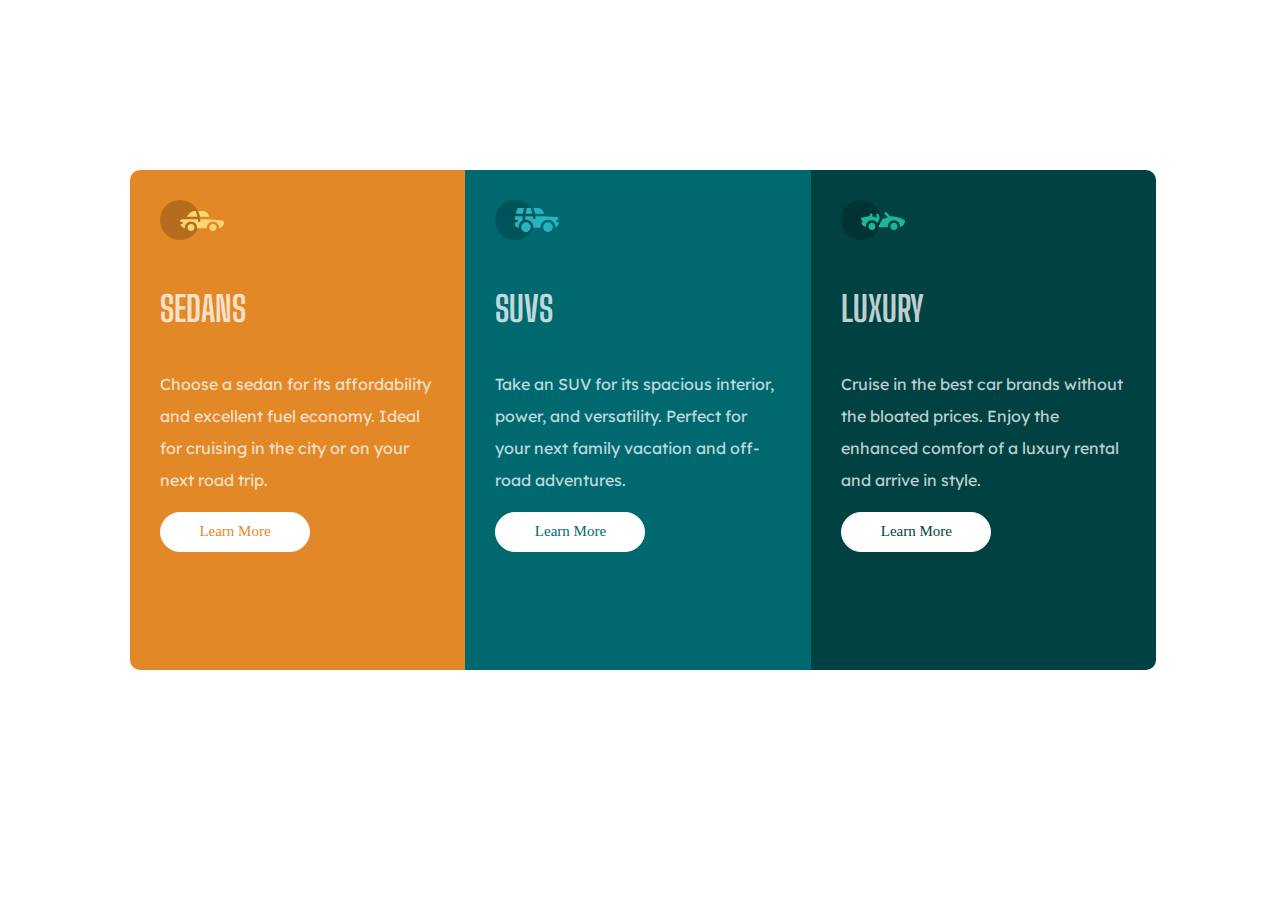
<file: 9no Proyecto Propio (Terminado)/index.html>
<!DOCTYPE html>
<html lang="en">
<head>
  <meta charset="UTF-8">
  <meta name="viewport" content="width=device-width, initial-scale=1.0"> <!-- displays site properly based on user's device -->
  <link rel="stylesheet" href="normalizer.css">
  <link rel="stylesheet" href="styles.css">

  <link rel="icon" type="image/png" sizes="32x32" href="./images/favicon-32x32.png">
  
  <title>Frontend Mentor | 3-column preview card component</title>

  <!-- Feel free to remove these styles or customise in your own stylesheet 👍 -->
  <style>
    .attribution { font-size: 11px; text-align: center; }
    .attribution a { color: hsl(228, 45%, 44%); }
  </style>
</head>
<body>
  <main>
    <div class="contenedor">
      <div class="contenedor__contenido sedans">
        <img src="images/icon-sedans.svg" alt="imagen">
        <h1>Sedans</h1>
        <p>Choose a sedan for its affordability and excellent fuel economy. Ideal for cruising in the city 
        or on your next road trip.</p>
        <button class="boton">Learn More</button> 
      </div>
      <div class="contenedor__contenido suvs">
        <img src="images/icon-suvs.svg" alt="imagen">
        <h1>SUVs</h1>
        <p>Take an SUV for its spacious interior, power, and versatility. Perfect for your next family vacation 
        and off-road adventures.</p>
        <button class="boton suv">Learn More</button> 
      </div>
      <div class="contenedor__contenido luxury">
        <img src="images/icon-luxury.svg" alt="imagen">
        <h1>Luxury</h1>
        <p>Cruise in the best car brands without the bloated prices. Enjoy the enhanced comfort of a luxury 
        rental and arrive in style.
      </p>
      <button class="boton luxury">Learn More</button> 
      </div>
    </div>
  </main>
</body>
</html>
</file>
<file: 10mo Proyecto/css/style.css>
html {
  box-sizing: border-box;
  font-size: 62.5%;
}

*, *:before, *:after {
  box-sizing: inherit;
}

body {
  font-size: 1.6rem;
  background-image: linear-gradient(-225deg, #B7F8DB 0%, #50A7C2 100%);
}

* {
  font-family: "Kumbh Sans", sans-serif;
}

img {
  max-width: 100%;
}

.contenedor {
  border: 1px solid black;
  margin: 0 auto;
  display: flex;
  align-items: center;
  height: 100vh;
}
.contenedor__box {
  max-width: 30rem;
  margin: 0 auto;
  text-align: center;
  background-color: white;
  border-radius: 2rem;
}
.contenedor__bottom {
  display: grid;
  grid-template-columns: repeat(3, auto);
  justify-content: space-evenly;
}
.contenedor p {
  grid-row: 2/3;
  margin: 0;
  color: hsl(227, 10%, 46%);
  font-weight: 400;
  font-size: 1rem;
  letter-spacing: 0.2rem;
  padding: 0.5rem 0 2.5rem;
}
.contenedor__card {
  border-radius: 2rem 2rem 0 0;
}
.contenedor__victor {
  border-radius: 6rem;
  border: 0.5rem solid white;
  margin-top: -7.5rem;
}
.contenedor h2 {
  font-size: 1.9rem;
  color: hsl(229, 23%, 23%);
  margin: 0;
}
.contenedor span {
  font-size: 1.7rem;
  color: hsl(227, 10%, 46%);
  font-weight: 400;
}
.contenedor h4 {
  color: hsl(0, 0%, 59%);
  font-weight: 400;
  margin: 0;
  padding: 1rem 0 2.5rem;
}
.contenedor__line {
  height: 1px;
  background-color: lightgrey;
  margin: 0 0 1rem;
}
.contenedor h3 {
  margin: 0;
  color: hsl(229, 23%, 23%);
  letter-spacing: 0.1rem;
  font-weight: 700;
  padding-top: 1rem;
}

/*# sourceMappingURL=style.css.map */
</file>
<file: 1er Proyecto Propio/styles.css>
:root{
    --White: hsl(0, 0%, 100%);
    --Light-gray: hsl(212, 45%, 89%);
    --Grayish-blue: hsl(220, 15%, 55%);
    --Dark-blue: hsl(218, 44%, 22%);
}
html {
    box-sizing: border-box;
  }
  *, *:before, *:after {
    box-sizing: inherit;
  }

body {
    background-color: var(--Light-gray);
    font-family: 'Krub', sans-serif;
    font-family: 'Outfit', sans-serif;
}

main.contenedor{
    display: flex;
    flex-direction: column;
    align-items: center;
    width: 305px;
    background-color: var(--White);
    border-radius: 15px;
    padding: 10px;
}
h1 {
   font-size: 18pt;
   font-weight: bolder;
   color: var(--Dark-blue);
   text-align: center;
}

p{
    font-size: 12pt;
    color: var(--Grayish-blue);
    text-align: center;
}

img {
    width: 280px;
    border-radius: 10px;
}

.centrar {
    display: flex;
    justify-content: center;
    max-height: 1fr;
    margin-top: 25%;
    margin-bottom: 25%;  
}

@media (min-width: 1000px) {
    .centrar {
        display: flex;
        justify-content: center;
        margin: 0%;
        margin-top: 7%;
    }
}
@media (min-width: 1440px) {
    .centrar {
        display: flex;
        justify-content: center;
        margin: 0%;
        margin-top: 12%;
    }
}
@media (min-width: 1200px) {
    .centrar {
        display: flex;
        justify-content: center;
        margin: 0%;
        margin-top: 15%;
    }
}
@media (min-width: 1500px) {
    .centrar {
        display: flex;
        justify-content: center;
        margin: 0%;
        margin-top: 10%;
    }
}
</file>
<file: 2do Proyecto Propio (TERMINADO)/styles.css>
:root {
    /*Primary*/

    --Light-red: hsl(0, 33%, 93%);
    --Orangey-yellow: hsl(58, 57%, 91%);
    --Green-teal: hsl(166, 62%, 92%);
    --Cobalt-blue: hsl(234, 59%, 93%);

    /*Gradients*/

    --Light-slate-blue: hsl(252, 100%, 67%);
    --Light-royal-blue: hsl(241, 81%, 54%);
    --Violet-blue: hsla(256, 72%, 46%, 1);
    --Persian-blue: hsla(241, 72%, 46%, 0);

    /*Neutral*/

    --White: hsl(0, 0%, 100%);
    --Pale-blue: hsl(221, 100%, 96%);
    --Light-lavender: hsl(241, 100%, 89%);
    --Dark-gray-blue: hsl(224, 30%, 27%);
}
html {
    font-family: 'Hanken Grotesk', sans-serif;
    font-family: 'Krub', sans-serif;
    font-family: 'Outfit', sans-serif;
    box-sizing: border-box;
}
*, *:before, *:after {
    box-sizing: inherit;
}
body{
    font-size: 16px; /* 1rem = 10px */
}
.contenedor1 {
    display: flex;
    flex-direction: column;
    width: 21rem;
    height: 30rem;
    background-image: linear-gradient(to top, var(--Light-royal-blue) 0%, var(--Light-slate-blue) 100%);
    border-radius: 2rem;
    padding: 2rem 3rem;
    text-align: center;
    justify-content: center;
}
.contenedor1 div span {
    font-size: 1.3rem;
    color: var(--Light-lavender); 
}
.contenedor1 .circulo{
    display: flex;
    margin-left: 20px;
    align-items: center;
    justify-content: center;
}
.circulo{
    position: relative;
    top: 50px;
    background-color: var(--Violet-blue);
    height: 12rem;
    width: 12rem;
    border-radius: 50%;
    background-image: linear-gradient(to top, var(--Light-royal-blue) 0%, var(--Light-slate-blue) 100%);
    color: var(--White);
}
.circulo h1{
    font-size: 70px;
    align-items: center;
    justify-content: center;
    padding-top: 1rem;
}
.circulo h1 p{
    font-size: 14px;
    color: var(--Light-lavender);
    align-items: center;
    justify-content: center;
}
.mensaje {
    padding-top: 4.7rem;
}
.mensaje h3 {
    font-size: 30px;
    color: var(--White);
    font-weight: 700;
    margin: 0%;
}
.mensaje p{
    color: var(--Light-lavender);
}

.contenedor2 {
    display: flex;
    flex-direction: column;
    width: 21rem;
    height: 30rem;
    border-radius: 2rem;
    padding: 2rem 3rem;
    text-align: center;
    justify-content: center;
    box-shadow: 9px 14px 25px -9px rgba(104,101,101,0.53);
}
main > *{
    margin: auto;
}

@media (min-width: 769px) {
    main {
        display: grid;
        grid-template-columns: repeat(4, 1fr);
        justify-content: center;
        align-items: center;
        margin-left: 25%;
        margin-top: 20%;
    }
}


.contenedor2 span {
    font-size: 20px;
    display: flex;
    text-align: left;
    font-weight: bold;
    padding-bottom: 10PX;
}
.elementos h3{
/* BORDER COLOR */
    height: 45px;
    display: flex;
    align-items: center;
    border-radius: 10px;
    font-size: 16px;
}
.elementos h3:nth-child(1) {
    background-color: var(--Light-red);
    color: red;
    justify-content: center;
}
.elementos h3:nth-child(2) {
    background-color: var(--Orangey-yellow);
    color: #e6c44c;
    justify-content: center;
}
.elementos h3:nth-child(3) {
    background-color: var(--Green-teal);
    color: #26c5b2;
    padding-left: 14px;
}
.elementos h3:nth-child(4) {
    background-color: var(--Cobalt-blue);
    color: #4f22b9;
    padding-left: 14px;
}

.boton {
    background-image: linear-gradient(to top, var(--Light-royal-blue) 0%, var(--Light-slate-blue) 100%);
    max-width: 300px;
    max-height: 50px;
    display: flex;
    justify-content: center;
    align-items: center;
    border-radius: 30px;
    color: white;
    font-size: 10px;
}
.boton:hover{
    cursor: pointer;
}
.elementos .numeros {
    color: black;
    display: flex;
    align-items: center;
    font-size: 16px;
    padding: 0%;
    padding-left: 90px;
}
</file>
<file: 3er Proyecto Propio (TERMINADO)/styles.css>
:root {
/*Primary  */

--Dark-cyan: hsl(158, 36%, 37%);
--Cream: hsl(30, 38%, 92%);

/*Neutral  */

--Very-dark-blue: hsl(212, 21%, 14%);
--Dark-grayish-blue: hsl(228, 12%, 48%);
--White: hsl(0, 0%, 100%);
--hover: hsl(135, 62%, 19%);
}
html{
    font-family: 'Fraunces', serif;
    font-family: 'Montserrat', sans-serif;
    box-sizing: border-box;
    font-size: 62.5%;
}
*, *:before, *:after {
    box-sizing: inherit;
}
body {
    background-color: var(--Cream);
    display: flex;
    align-items: center;
    justify-content: center;
    font-size: 16px
}

main > *{
    margin-top: 25%;
    margin-bottom: 25%;
}

@media (min-width: 700px) {
    .contenedor{
        width: 62rem;
        height: 40rem;
        background-color: var(--White);
        display: flex;
        border-radius: 1rem;
    }
}
@media (min-width: 150px) {
    .seccion{
        width: 30rem;
        height: 40rem;
        background-color: var(--White);
        border-radius: 0rem 0rem 1rem 1rem;
    }
}
@media (min-width: 150px) {
    .producto img {
        border-radius: 1rem 1rem 0rem 0rem; 
    }
}
@media (min-width: 700px) {
    .producto img {
        border-radius: 1rem 0rem 0rem 1rem;
    }
}

img {
    width: 30rem;
    height: 40rem;
    border-radius: 1rem 0rem 0rem 1rem;
}
.producto {
    display: flex;
    width: 30rem;
}



.contenedor .seccion {
    display: flex;
    flex-direction: column;
    padding: 0px 30px;
}
.contenedor .seccion, h1, h2, h3, p {
    margin: 0%;
}
h1 {
    color: var(--Very-dark-blue);
    font-family: 'Fraunces', serif;
    font-size: 3rem;
}
h2 {
    color: var(--Dark-grayish-blue);
    font-family: 'Montserrat', sans-serif;
    text-transform: uppercase;
    letter-spacing: 3px;
    font-size: 11px;
    padding: 20px 0px 10px 0px;
}
p {
    color: var(--Dark-grayish-blue);
    letter-spacing: 1px;
    padding-top: 2rem;
    font-size: 13px;
}
h3 {
    color: var(--Dark-cyan);
    padding-top: 3rem;
    font-size: 2.5rem;
    display: flex;
    flex-direction: row;
    font-family: 'Fraunces', serif;;
}
h3 span{
    color: var(--Dark-grayish-blue);
    font-size: 1.3rem;
    text-decoration: line-through;
    padding-left: 2rem;
    padding-bottom: 1rem;
    padding-top: 8px;
    font-family: 'Fraunces', serif;
}
.carrito{
    border-radius: 10px;
    background-color: var(--Dark-cyan);
    display: flex;
    align-items: center;
    justify-content: center;
    margin-top: 30px;
    height: 40px;
}
.carrito:hover {
    background-color: var(--hover);
    cursor: pointer;
}
h4 {
    color: var(--White);
    font-size: 12px;
    padding-left: 8px;
}
</file>
<file: 4to Proyecto Propio/styles.css>
:root {

    /*Primary*/

--Cyan: hsl(179, 62%, 43%);
--Bright-Yellow: hsl(71, 73%, 54%);
--Cyan2: hsl(178, 56%, 63%);
--hover: hsl(71, 61%, 36%);

    /*Neutral*/

--Light-Gray: hsl(204, 43%, 93%);
--Grayish-Blue: hsl(218, 22%, 67%);
}
html {
    box-sizing: border-box;
    font-size: 62.5%;
    background-color: var(--Light-Gray);
}
*, *:before, *:after {
    box-sizing: inherit;
}
body {
    display: flex;
    align-items: center;
    justify-content: center;
    font-family: 'Karla', sans-serif;
    font-size: 16px
}
main {
    display: flex;
    flex-direction: column;
    align-items: center;
    justify-content: center;
    margin-top: 25%;
}
@media (min-width: 1000px) {
    main {
        display: flex;
        flex-direction: column;
        align-items: center;
        justify-content: center;
        margin-top: 7%;
    }
}
@media (min-width: 1200px) {
    main {
        display: flex;
        flex-direction: column;
        align-items: center;
        justify-content: center;
        margin-top: 14%;
    }
}
.contenedor-arriba {
    padding: 3rem;
    width: 60rem;
    background-color: white;
    border-radius: 1rem 1rem 0rem 0rem;
}
.contenedor-arriba h1{
    display: block;
    color: var(--Cyan);
    font-size: 3rem;
}
.contenedor-arriba h2 {
    color: var(--Bright-Yellow);
    font-size: 2rem;
}
.contenedor-arriba p {
    color: var(--Grayish-Blue);
}
.contenedor-abajo {
    display: flex;
    color: var(--Light-Gray);
    height: 30rem;
}

.contenedor1{
    padding: 3rem;
    width: 30rem;
    background-color: var(--Cyan);
    border-radius: 0px 0px 0px 1rem;
}
.contenedor1 h2{
    font-size: 2rem;
}
.contenedor1 h3{
    font-size: 3.5rem;
    display: flex;
    flex-direction: row;
    justify-content: center;
    align-items: center;
    padding-right: 12rem;
    width: 30rem;
}
.contenedor1 span {
    font-size: 2rem;
    color: var(--Light-Gray);
    opacity: 50%;
    padding-left: 1rem;
}
.contenedor1 h4 {
    font-size: 1.5rem;
}
.contenedor2{
    padding: 3rem;
    width: 30rem;
    background-color: var(--Cyan2);
    border-radius: 0px 0px 1rem 0rem;
}
.contenedor1 h5 {
    height: 5rem;
    display: flex;
    justify-content: center;
    align-items: center;
    font-size: 1.7rem;
    color: var(--Light-Gray);
    background-color: var(--Bright-Yellow);
    border-radius: 0.5rem;
    cursor: pointer;
}
.contenedor1 h5:hover {
    background-color: var(--hover);
    color: white;
}
.left {
    text-align: left;
    display: flex;
    padding-right: 7rem;
}
@media (max-width: 430px) {
    .contenedor-arriba {
        width: 30rem;
        display: block
    }
}
@media (max-width: 430px) {
    .contenedor-arriba h1{
        font-size: 2rem;
    }
}
@media (max-width: 430px) {
    .contenedor-abajo {
        height: 65rem;
        margin-bottom: 10rem;
        display: block
    }
}
@media (max-width: 430px) {
    .contenedor2 {
        display: block;
    }
}
@media (max-width: 430px) { 
    .contenedor1 {
        border-radius: 0rem 0rem 0rem 0rem;
    }
}
@media (max-width: 430px) { 
    .contenedor2 {
        border-radius: 0rem 0rem 1rem 1rem;
    }
}
</file>
<file: 5to Proyecto Propio (TERMINADO)/styles.css>
:root {

    --Moderate-violet: hsl(263, 55%, 52%);
    --Very-dark-grayish-blue: hsl(217, 19%, 35%);
    --Very-dark-blackish-blue: hsl(219, 29%, 14%);
    --White: hsl(0, 0%, 100%);

    --Light-gray: hsl(0, 0%, 81%);
    --Light-grayish-blue: hsl(210, 46%, 95%);
}
body {
    font-family: 'Barlow Semi Condensed', sans-serif;
    background-color: var(--Light-grayish-blue);
    display: flex;
    justify-content: center;
    align-content: center;
}
@media (min-width: 200px) {
    .grid-layout {
        margin: 50px;
        display: flex;
        flex-direction: column;
        flex-wrap: wrap;
        gap: 20px;
}
}
@media (min-width: 768px) {
    .grid-layout {
    margin: 5%;
    height: 50%;
    width: 80%;
    display: grid;
    grid-template-columns: 1fr 1fr 1fr 1fr;
    gap: 30px;
}
}


.caja {
    padding: 15px 25px 0px 25px;
}
.c1 {
    grid-column: 1/3;
    border-radius: 10px;
    background-color: var(--Moderate-violet);
    box-shadow: 7px 7px 14px -2px rgba(61,56,56,0.66);
}
.c2{
    border-radius: 10px;
    background-color: var(--Very-dark-grayish-blue);
    box-shadow: 7px 7px 14px -2px rgba(61,56,56,0.66);
}
.c3 {
    grid-row: 2/3;
    border-radius: 10px;
    background-color: white;
    box-shadow: 7px 7px 14px -2px rgba(61,56,56,0.66);
}
.c3 h2, h3{
    color: var(--Very-dark-blackish-blue);
    font-weight: 500;
}
.c5 h2, h3{
    color: var(--Very-dark-blackish-blue);
    font-weight: 500;
}

.c4 {
    grid-column: 2/4;
    border-radius: 10px;
    background-color: var(--Very-dark-blackish-blue);
    box-shadow: 7px 7px 14px -2px rgba(61,56,56,0.66);
}
.c5 {
    grid-row: 1/3;
    grid-column: 4/5;
    border-radius: 10px;
    background-color: white;
    box-shadow: 7px 7px 14px -2px rgba(61,56,56,0.66);
}
h2 {
    font-size: 14px;
    color: white;
    font-weight: 400;
}
h3 {
    color: white;
}

span {
    font-size: 11px;
    color: var(--Light-gray);
    opacity: 70%;
}
img {
    width: 40px;
    height: 40px;
    border-radius: 50%;
    padding-right: 10px;
}
.foto {
    display: flex;
    flex-direction: row;
    align-content: center;
    align-items: center;
}
.azul {
    color: var(--Very-dark-blackish-blue);
}
p {
    color: var(--Light-gray);
    font-weight: 400;
}
</file>
<file: 6to Proyecto Propio (TERMINADO)/styles.css>
:root {
--Soft-blue: hsl(215, 51%, 70%);
--Cyan: hsl(178, 100%, 50%);
--Very-dark-blue-bg: hsl(217, 54%, 11%);
--Very-dark-blue: hsl(216, 50%, 16%);
--Very-dark-blue-line: hsl(215, 32%, 27%);
--White: hsl(0, 0%, 100%);
}
html {
    box-sizing: border-box;
  }
  *, *:before, *:after {
    box-sizing: inherit;
  }
body {
    font-family: 'Outfit', sans-serif;
    background-color: var(--Very-dark-blue-bg);
}
@media (min-width: 368px) {
    .contenedor {
   display: flex;
   flex-direction: row;
   height: 600px;
   flex-wrap: wrap;
   background-color: var(--Very-dark-blue);
   border-radius: 20px;
   max-width: 355px;
   margin: 0 auto;
   margin-top: 70px;
}
}
@media (min-width: 712px) {
    .contenedor {
        display: flex;
        flex-direction: row;
        height: 600px;
        flex-wrap: wrap;
        background-color: var(--Very-dark-blue);
        border-radius: 20px;
        max-width: 355px;
        margin: 0 auto;
        margin-top: 200px;
     }
}
@media (min-width: 1100px) {
    .contenedor {
        display: flex;
        flex-direction: row;
        height: 600px;
        flex-wrap: wrap;
        background-color: var(--Very-dark-blue);
        border-radius: 20px;
        max-width: 355px;
        margin: 0 auto;
        margin-top: 160px;
     }
}

.separador {
    margin: 21px auto 0 auto;
}
.contenedor__imagen {
    width: 310px;
    border-radius: 20px;
}
.contenedor__nombre {
    color: var(--White);
    font-size: 24px;
    padding: 0 30px;
    margin: 0 0;
}
.contenedor__nombre:hover {
    color: var(--Cyan);
    cursor: pointer;
}
.contenedor__informacion {
    font-size: 19px;
    color: var(--Soft-blue);
    padding: 0 30px;
    margin: 0 0;
    height: 50px;
}
.contenedor__imagen2 {
    padding: 0 10px;
}
.contenedor__cantidad {
    margin: 0 0;
    padding: 0 20px;
    color: var(--Cyan);
    font-size: 19px;
    padding-right: 90px;
    height: 20px;
    display: flex;
    max-width: 375px;
    justify-content: center;
    align-items: center;
}
.contenedor__tiempo {
    color: var(--Soft-blue);
    margin: 0 0;
    font-size: 19px;
    height: 20px;
    display: flex;
    max-width: 375px;
    justify-content: center;
    align-items: center;
    font-weight: 400;
}
.time-icon {
    padding-right: 10px;
}

.linea {
    background-color: var(--Very-dark-blue-line);
    width: 320px;
    height: 2px;
    margin: 0 auto;
}

.contenedor__imagen3 {
    width: 50px;
    height: 30px;
    padding-right: 15px;
    margin: 0 0;
}

.contenedor__creador {
    color: var(--Soft-blue);
    margin: 0 0;
    font-weight: 400;
}
.contenedor__creador span {
    color: var(--White);
}
.contenedor__creador span:hover {
    color: var(--Cyan);
    cursor: pointer;
}
.last {
    display: flex;
    padding-left: 25px;
    align-items: center;
    padding-bottom: 20px;
}
</file>
<file: 7mo Proyecto Propio/styles.css>
:root {
    --Pale-blue: hsl(225, 100%, 94%);
    --Bright-blue: hsl(245, 75%, 52%);

    --Very-pale-blue: hsl(225, 100%, 98%);
    --Desaturated-blue: hsl(224, 23%, 55%);
    --Dark-blue: hsl(223, 47%, 23%);
    --purple:  hsl(245, 39%, 55%);
}
html {
    box-sizing: border-box;
    font-size: 62.5%;
}
*, *:before, *:after {
    box-sizing: inherit;
}
body {
    font-family: 'Red Hat Display', sans-serif;
    font-size: 16px;
    display: flex;
    justify-content: center;
    align-items: center;
    height: 100vh;
    background-color: var(--Pale-blue);
}
.contenedor {
    max-width: 36rem;
    display: flex;
    flex-direction: column;
    align-items: center;
    background-color: white;
    margin: 10rem 0;
    border-radius: 2rem;
}
.contenedor__imagen img {
    width: 36rem;
    border-radius: 2rem 2rem 0 0;
}
.contenedor__texto, h1, p {
    text-align: center;
    color: var(--Dark-blue);
}
.contenedor__texto h1 {
    font-size: 2.5rem;
}
.contenedor__texto {
    padding: 0 4.7rem;
}
h2, h3, h4 {
    font-size: 1.5rem;
}

.contenedor__plan {
    display: flex;
    width: 30rem;
    height: 6rem;
    background-color: var(--Very-pale-blue);
    border-radius: 1rem;
    justify-content: space-around;
    align-items: center;
    margin: 1.5rem;
}
.contenedor__plan img {
    width: 4rem;
    height: 4rem;
}
.contenedor__plan h2 {
    color: var(--Dark-blue);
    padding-right: 7rem;
}
.contenedor__plan span {
    color: var(--Desaturated-blue);
    font-size: 1.2rem;
}
.contenedor__plan a {
    color: var(--Bright-blue);
    font-weight: 600;
    font-size: 1.3rem;
}
.contenedor__plan a:hover {
    color: var(--purple);
    text-decoration: none;
}


.contenedor__boton {
    background-color: var(--Bright-blue);
    width: 30rem;
    display: flex;
    justify-content: center;
    align-items: center;
    margin-top: 2rem;
    border-radius: 1rem;
    color: white;
    height: 4.5rem;
    box-shadow: -1px 33px 43px -16px rgba(33,96,214,0.88);
}
.contenedor__boton:hover {
    background-color: var(--purple);
    cursor: pointer;
}
.contenedor__foooter {
    color: var(--Desaturated-blue);
    font-size: 1.9rem;
    font-weight: 700;
    margin: 1rem 0;
}
.contenedor__foooter:hover {
    color: var(--Dark-blue);
    font-weight: bold;
    cursor: pointer;
}
</file>
<file: 8vo Proyecto Propio/css/styles.css>
@import url('https://fonts.googleapis.com/css2?family=Open+Sans:wght@400;700&family=Poppins:wght@600&display=swap');

:root {

    --Pink: hsl(322, 100%, 66%);
    --Pink2: hsl(322, 74%, 79%);
    --Very-Pale-Cyan: hsl(193, 100%, 96%);
    --Very-Dark-Cyan: hsl(192, 100%, 9%);
    --Grayish-Blue: hsl(208, 11%, 55%);
    --fuenteHeadings: 'Poppins', sans-serif;
    --fuentePárrafos: 'Open Sans', sans-serif;
}

html {
    box-sizing: border-box;
    font-size: 62.5%;
}
*, *:before, *:after {
    box-sizing: inherit;
}
body {
    font-size: 1.6rem;
    margin: 0 auto;
}
.contenedor1 {
    max-width: 120rem;
    width: 90%;
    margin: 0 auto;
    line-height: 1.5;
}
h1, h2, h3 {
    font-family: var(--fuenteHeadings);
    color: var(--Very-Dark-Cyan);
}
p {
    font-size: 1.8rem;
    font-family: var(--fuentePárrafos);
}
img {
    max-width: 100%;
}
a {
    text-decoration: none;
}

/*! HEADER */
.header {
    background-image: url(../images/bg-hero-mobile.svg);
    background-size: cover;
    background-repeat: no-repeat;
}


@media (min-width: 769px) {
    .header {
        background-image: url(../images/bg-hero-desktop.svg);
        background-size: cover;
        background-repeat: no-repeat;
    }
}


.barra {
    display: flex;
    justify-content: space-between;
    align-items: center;
    padding: 5rem 4rem;
}
.barra__imagen {
    max-width: 30%;
}
.primer-boton {
    padding: 1rem 2.5rem;
    border-radius: 4rem;
    background-color: white;
    box-shadow: 1px 1px 16px 3px rgba(0,0,0,0.1);
    color: var(--Very-Dark-Cyan);
    font-weight: 700;
    font-family: var(--fuentePárrafos);
}
.primer-boton--rose {
    background-color: var(--Pink);
    color: white;
    font-size: 1.5rem;
    width: 30rem;
    margin: 3rem 0 6rem 0;
    text-align: center;
}
.principal {
    display: flex;
    flex-direction: column;
    justify-content: center;
    align-items: center;
    text-align: center;
    margin-top: 5rem;
}
.principal p {
    color: var(--Very-Dark-Cyan);
}
@media (min-width: 1280px) {
    .principal {
        display: grid;
        grid-template-columns: 20% 20% 50%;
        grid-template-rows: 20% 20% 20% auto;
        column-gap: 4rem;
        text-align: justify;
    }
    .principal h1 {
        grid-column: 1/3;
        grid-row: 2/3;
    }
    .principal p {
        grid-row: 3/4;
        grid-column: 1/3;
    }
    .principal a {
        grid-column: 1/3;
        grid-row: 4/5;
    }
    .principal img {
        grid-column: 3/5;
        grid-row: 1/5;
    }
}

.mockup {
    padding-bottom: 5rem;
}
/*? CONTENEDORES DE SECCIONES */

.contenedor2 {
    max-width: 140rem;
    margin: 0 auto;
    line-height: 1.5;
}
@media (min-width: 1000px) {
    .contenedor2 {
        max-width: 120rem;
    }
}
.contenedor__principal:last-of-type {
    margin-bottom: 20rem;
}

.contenedor__principal {
    padding: 5rem;
    text-align: center;
    box-shadow: 1px 1px 16px 3px rgba(0,0,0,0.1);
    margin: 5rem 3rem;
    border-radius: 2rem;
    color: var(--Grayish-Blue);
    text-align: center;
    align-items: center;
}
@media (min-width: 1200px) {
    .contenedor__principal {
        display: grid;
        grid-template-columns: 1fr 1fr;
        grid-template-rows: 25% 15% 40% 25%;
        text-align: justify;
        column-gap: 10rem;
        height: 50rem;
        padding: 3rem;
    }
    .contenedor__principal--derecha img {
        grid-row: 1/5;
        grid-column: 2/3;
        width: 90%;
    }
    .contenedor__principal--derecha h2 {
        grid-row: 2/3;
        grid-column: 1/2;
        padding-left: 5rem;
    }
    .contenedor__principal--derecha p {
        grid-row: 3/4;
        grid-column: 1/2;
        padding-left: 5rem;
    }
    .contenedor__principal--izquierda img {
        grid-row: 1/5;
        grid-column: 1/2;
        width: 90%;
    }
    .contenedor__principal--izquierda h2 {
        grid-row: 2/3;
        grid-column: 2/3;
    }
    .contenedor__principal--izquierda p {
        grid-row: 3/4;
        grid-column: 2/3;
    }
}

/*? FOOTER */
.footer {
    background-color: var(--Very-Dark-Cyan);
    color: var(--Grayish-Blue);
    font-family: var(--fuentePárrafos);
    font-size: 2rem;
    padding: 15rem 2rem;
    height: 84rem;
}
@media (min-width: 712px) {
    .footer {
        height: 85rem; 
    }
}
.footer h5 {
    color: var(--Grayish-Blue);
    font-weight: lighter;
}
.footer__info {
    display: flex;
    align-items: center;
}
.footer__icon--basement{
    display: flex;
    align-items: baseline;
}
.footer__icon {
    width: 2rem;
    height: 2rem;
}
.footer__parrafo {
    padding-left: 2.5rem;
}
/*? FLOAT */
.contenedor__principal--float {
    margin: -25rem auto 10rem auto;
    background-color: white;
    padding: 3rem;
    align-items: center;
    line-height: 2.2;
}
.contenedor__principal--float h2 {
    font-size: 1.5rem;
}

@media (min-width: 768px) {
    .contenedor__principal--float {
        display: flex;
        flex-direction: column;
        justify-content: center;
        text-align: center;
        align-items: center;
        max-width: 75rem;
        height: 20rem;
        margin: -25rem auto 10rem auto;
        background-color: white;
        align-items: center;
        line-height: .0001;
    }
    .contenedor__principal--float h2 {
        padding-top: 7rem;
        font-size: 2.5rem;
    }
    .segundo-boton {
        width: 35rem;
        padding: 3.4rem 0;
    }
}

/*? REDES */

.redes {
    margin: 0 auto;
    display: flex;
    align-items: center;
    justify-content: space-evenly;
    width: 20rem;
}
.redes__iconos {
    width: 3rem;
}
.copyright {
    color: var(--Grayish-Blue);
    font-size: 1.2rem;
    padding-top: 2rem;
    text-align: center;
}

@media (min-width: 1000px) {
    .footer {
        height: 70rem; 
    }
}
@media (min-width: 1000px) {
    .contenedor3 {
        display: grid;
        grid-template-columns: 40% 20% 20% 20%;
        justify-content: center;
        align-items: start;
        align-content: center;
        padding: 5rem;
        column-gap: 2rem;
    }
    .ubicacion {
        grid-column: 1/2;
        grid-row: 1/2;
    }
    .numero {
        grid-column: 1/2;
        grid-row: 2/3;
    }
    .email {
        grid-column: 1/2;
        grid-row: 3/4;
    }
    .about {
        grid-column: 2/3;
        grid-row: 1/2;
    }
    .what {
        grid-column: 2/3;
        grid-row: 2/3;
    }
    .faq {
        grid-column: 2/3;
        grid-row: 3/4;
    }
    .blog {
        grid-column: 3/4;
        grid-row: 2/3;
    }
    .contact {
        grid-column: 3/4;
        grid-row: 3/4;
    }
    .redes {
        padding-top: 2.2rem;
    }
}

.primer-boton--rose:hover {
    background-color: var(--Pink2);
    cursor: pointer;
}
.contenedor3 a {
    color: var(--Grayish-Blue);
}
.contenedor3 a:hover {
    text-decoration: underline;
    color: white;
}
.redes__iconos:hover {
    background-color: var(--Pink);
    border-radius: 2rem;
    cursor: pointer;
}
</file>
<file: 9no Proyecto Propio (Terminado)/styles.css>
@import url('https://fonts.googleapis.com/css2?family=Big+Shoulders+Display:wght@700&family=Lexend+Deca&display=swap');

:root {

--Bright-orange: hsl(31, 77%, 52%);
--Dark-cyan: hsl(184, 100%, 22%);
--Very-dark-cyan: hsl(179, 100%, 13%);
--Transparent-white: hsla(0, 0%, 100%, 0.75);
--Very-light-gray: hsl(0, 0%, 95%);

}
html {
    box-sizing: border-box;
    font-size: 62.5%;
}
*, *:before, *:after {
    box-sizing: inherit;
}
body {
    display: flex;
    margin: 0 auto;
    font-size: 1.6rem;
    max-width: 95%;
    line-height: 2;
    justify-content: center;
    align-items: center;
}
p {
    color: var(--Transparent-white);
    font-family: 'Lexend Deca', sans-serif;
}
h1 {
    font-size: 3.5rem;
    text-transform: uppercase;
    font-family: 'Big Shoulders Display', sans-serif;
    color: var(--Transparent-white);
}

.contenedor {
    max-width: 80%;
    margin-left: 5rem;
}
@media (min-width: 768px) {
    .contenedor {
        display: flex;
        height: 50rem;
        max-width: 95%;
        justify-content: center;
        margin-top: 17rem;
        margin-left: 3rem;
    }
}
.contenedor__contenido {
    padding: 3rem;
    max-width: 350px;
}
.sedans {
    background-color: var(--Bright-orange);
    border-radius: 1rem 0 0 1rem
}
.suvs {
    background-color: var(--Dark-cyan);
}
.luxury {
    background-color: var(--Very-dark-cyan);
    border-radius: 0 1rem 1rem 0;
}
@media (max-width: 768px) {
    .sedans {
        border-radius: 1rem 1rem 0 0;
    }
    .luxury {
        border-radius: 0 0 1rem 1rem;
    }
}
.boton {
    border: 1px solid white;
    width: 15rem;
    height: 4rem;
    display: flex;
    border-radius: 3rem;
    justify-content: center;
    align-items: center;
    font-size: 1.5rem;
    cursor: pointer;
    background-color: white;
    color: var(--Bright-orange);
}
.suv {
    color: var(--Dark-cyan);
}
.luxury {
    color: var(--Very-dark-cyan);
}
</file>
<file: 9no Proyecto Propio (Terminado)/normalizer.css>
/*! normalize.css v8.0.1 | MIT License | github.com/necolas/normalize.css */

/* Document
   ========================================================================== */

/**
 * 1. Correct the line height in all browsers.
 * 2. Prevent adjustments of font size after orientation changes in iOS.
 */

 html {
    line-height: 1.15; /* 1 */
    -webkit-text-size-adjust: 100%; /* 2 */
  }
  
  /* Sections
     ========================================================================== */
  
  /**
   * Remove the margin in all browsers.
   */
  
  body {
    margin: 0;
  }
  
  /**
   * Render the `main` element consistently in IE.
   */
  
  main {
    display: block;
  }
  
  /**
   * Correct the font size and margin on `h1` elements within `section` and
   * `article` contexts in Chrome, Firefox, and Safari.
   */
  
  h1 {
    font-size: 2em;
    margin: 0.67em 0;
  }
  
  /* Grouping content
     ========================================================================== */
  
  /**
   * 1. Add the correct box sizing in Firefox.
   * 2. Show the overflow in Edge and IE.
   */
  
  hr {
    box-sizing: content-box; /* 1 */
    height: 0; /* 1 */
    overflow: visible; /* 2 */
  }
  
  /**
   * 1. Correct the inheritance and scaling of font size in all browsers.
   * 2. Correct the odd `em` font sizing in all browsers.
   */
  
  pre {
    font-family: monospace, monospace; /* 1 */
    font-size: 1em; /* 2 */
  }
  
  /* Text-level semantics
     ========================================================================== */
  
  /**
   * Remove the gray background on active links in IE 10.
   */
  
  a {
    background-color: transparent;
  }
  
  /**
   * 1. Remove the bottom border in Chrome 57-
   * 2. Add the correct text decoration in Chrome, Edge, IE, Opera, and Safari.
   */
  
  abbr[title] {
    border-bottom: none; /* 1 */
    text-decoration: underline; /* 2 */
    text-decoration: underline dotted; /* 2 */
  }
  
  /**
   * Add the correct font weight in Chrome, Edge, and Safari.
   */
  
  b,
  strong {
    font-weight: bolder;
  }
  
  /**
   * 1. Correct the inheritance and scaling of font size in all browsers.
   * 2. Correct the odd `em` font sizing in all browsers.
   */
  
  code,
  kbd,
  samp {
    font-family: monospace, monospace; /* 1 */
    font-size: 1em; /* 2 */
  }
  
  /**
   * Add the correct font size in all browsers.
   */
  
  small {
    font-size: 80%;
  }
  
  /**
   * Prevent `sub` and `sup` elements from affecting the line height in
   * all browsers.
   */
  
  sub,
  sup {
    font-size: 75%;
    line-height: 0;
    position: relative;
    vertical-align: baseline;
  }
  
  sub {
    bottom: -0.25em;
  }
  
  sup {
    top: -0.5em;
  }
  
  /* Embedded content
     ========================================================================== */
  
  /**
   * Remove the border on images inside links in IE 10.
   */
  
  img {
    border-style: none;
  }
  
  /* Forms
     ========================================================================== */
  
  /**
   * 1. Change the font styles in all browsers.
   * 2. Remove the margin in Firefox and Safari.
   */
  
  button,
  input,
  optgroup,
  select,
  textarea {
    font-family: inherit; /* 1 */
    font-size: 100%; /* 1 */
    line-height: 1.15; /* 1 */
    margin: 0; /* 2 */
  }
  
  /**
   * Show the overflow in IE.
   * 1. Show the overflow in Edge.
   */
  
  button,
  input { /* 1 */
    overflow: visible;
  }
  
  /**
   * Remove the inheritance of text transform in Edge, Firefox, and IE.
   * 1. Remove the inheritance of text transform in Firefox.
   */
  
  button,
  select { /* 1 */
    text-transform: none;
  }
  
  /**
   * Correct the inability to style clickable types in iOS and Safari.
   */
  
  button,
  [type="button"],
  [type="reset"],
  [type="submit"] {
    -webkit-appearance: button;
  }
  
  /**
   * Remove the inner border and padding in Firefox.
   */
  
  button::-moz-focus-inner,
  [type="button"]::-moz-focus-inner,
  [type="reset"]::-moz-focus-inner,
  [type="submit"]::-moz-focus-inner {
    border-style: none;
    padding: 0;
  }
  
  /**
   * Restore the focus styles unset by the previous rule.
   */
  
  button:-moz-focusring,
  [type="button"]:-moz-focusring,
  [type="reset"]:-moz-focusring,
  [type="submit"]:-moz-focusring {
    outline: 1px dotted ButtonText;
  }
  
  /**
   * Correct the padding in Firefox.
   */
  
  fieldset {
    padding: 0.35em 0.75em 0.625em;
  }
  
  /**
   * 1. Correct the text wrapping in Edge and IE.
   * 2. Correct the color inheritance from `fieldset` elements in IE.
   * 3. Remove the padding so developers are not caught out when they zero out
   *    `fieldset` elements in all browsers.
   */
  
  legend {
    box-sizing: border-box; /* 1 */
    color: inherit; /* 2 */
    display: table; /* 1 */
    max-width: 100%; /* 1 */
    padding: 0; /* 3 */
    white-space: normal; /* 1 */
  }
  
  /**
   * Add the correct vertical alignment in Chrome, Firefox, and Opera.
   */
  
  progress {
    vertical-align: baseline;
  }
  
  /**
   * Remove the default vertical scrollbar in IE 10+.
   */
  
  textarea {
    overflow: auto;
  }
  
  /**
   * 1. Add the correct box sizing in IE 10.
   * 2. Remove the padding in IE 10.
   */
  
  [type="checkbox"],
  [type="radio"] {
    box-sizing: border-box; /* 1 */
    padding: 0; /* 2 */
  }
  
  /**
   * Correct the cursor style of increment and decrement buttons in Chrome.
   */
  
  [type="number"]::-webkit-inner-spin-button,
  [type="number"]::-webkit-outer-spin-button {
    height: auto;
  }
  
  /**
   * 1. Correct the odd appearance in Chrome and Safari.
   * 2. Correct the outline style in Safari.
   */
  
  [type="search"] {
    -webkit-appearance: textfield; /* 1 */
    outline-offset: -2px; /* 2 */
  }
  
  /**
   * Remove the inner padding in Chrome and Safari on macOS.
   */
  
  [type="search"]::-webkit-search-decoration {
    -webkit-appearance: none;
  }
  
  /**
   * 1. Correct the inability to style clickable types in iOS and Safari.
   * 2. Change font properties to `inherit` in Safari.
   */
  
  ::-webkit-file-upload-button {
    -webkit-appearance: button; /* 1 */
    font: inherit; /* 2 */
  }
  
  /* Interactive
     ========================================================================== */
  
  /*
   * Add the correct display in Edge, IE 10+, and Firefox.
   */
  
  details {
    display: block;
  }
  
  /*
   * Add the correct display in all browsers.
   */
  
  summary {
    display: list-item;
  }
  
  /* Misc
     ========================================================================== */
  
  /**
   * Add the correct display in IE 10+.
   */
  
  template {
    display: none;
  }
  
  /**
   * Add the correct display in IE 10.
   */
  
  [hidden] {
    display: none;
  }
</file>
